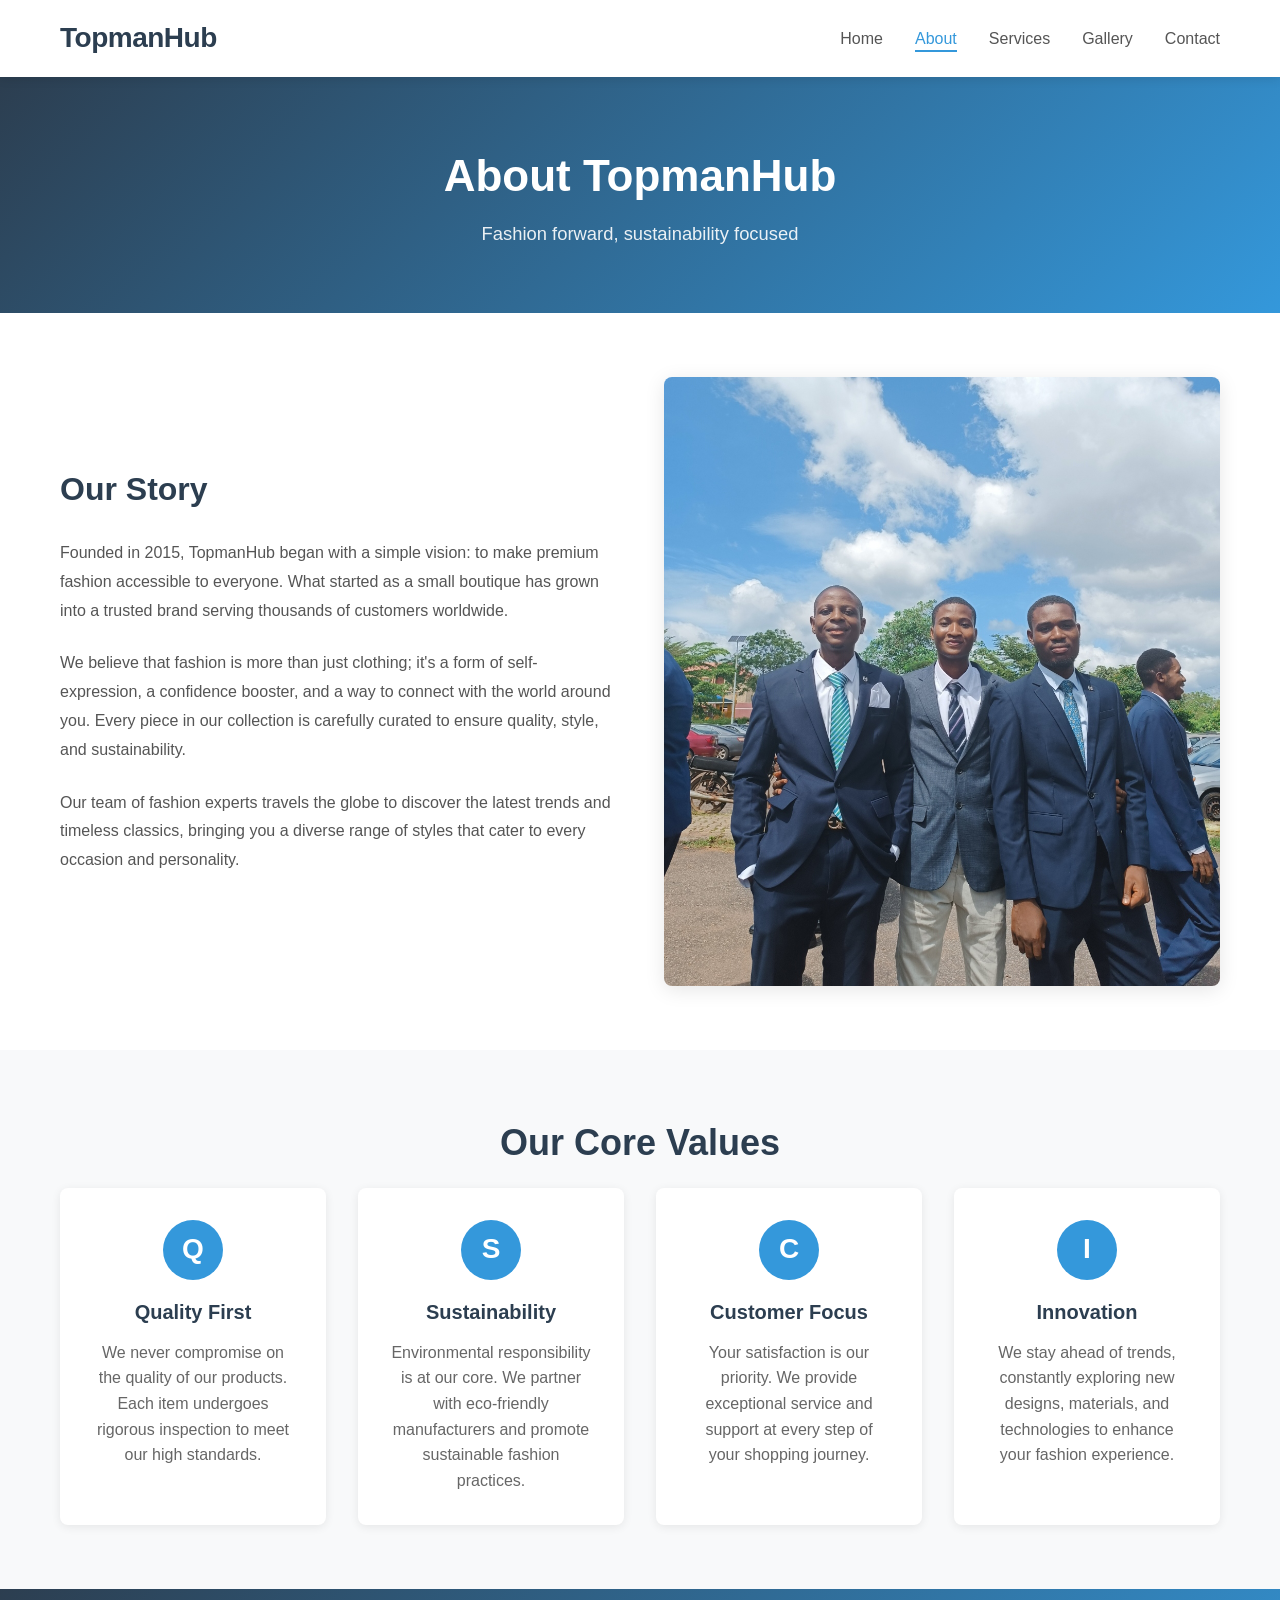
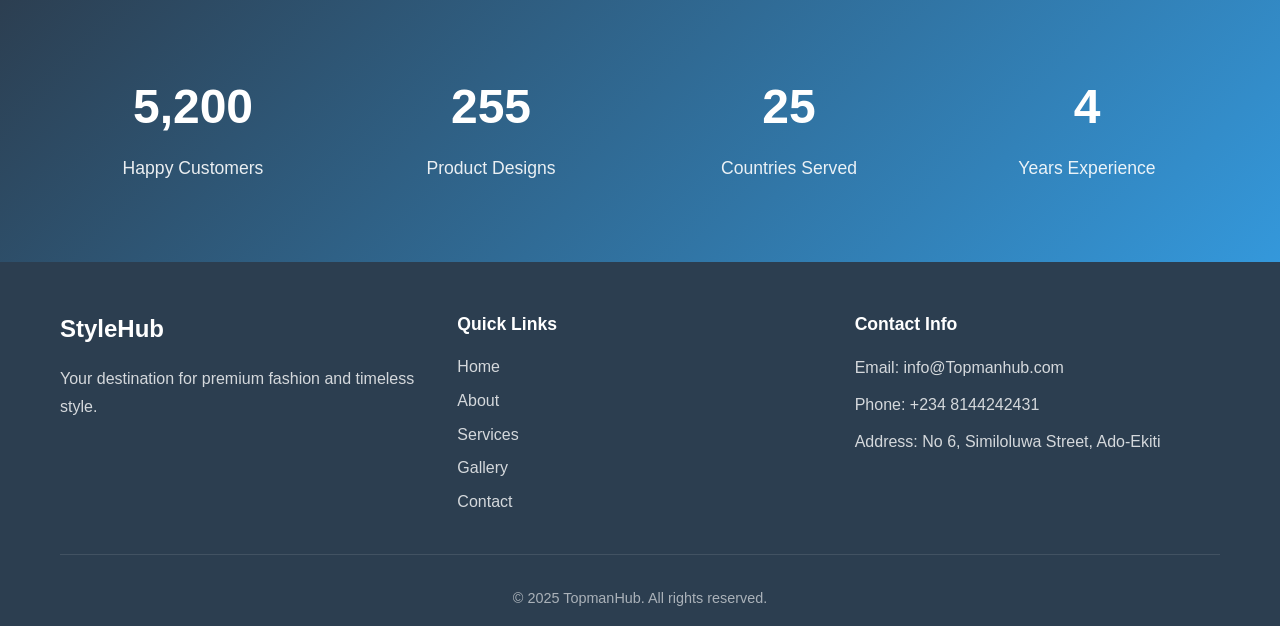
<file: about.html>
<!DOCTYPE html>
<html lang="en">
<head>
    <meta charset="UTF-8">
    <meta name="viewport" content="width=device-width, initial-scale=1.0">
    <meta name="description" content="Learn about StyleHub's mission and values">
    <title>TopmanHub - About Us</title>
    <link rel="stylesheet" href="css/styles.css">
</head>
<body>
    <header class="header">
        <div class="container">
            <nav class="navbar">
                <div class="logo">
                    <a href="home.html">TopmanHub</a>
                </div>
                <button class="nav-toggle" id="navToggle" aria-label="Toggle navigation">
                    <span></span>
                    <span></span>
                    <span></span>
                </button>
                <ul class="nav-menu" id="navMenu">
                    <li><a href="home.html">Home</a></li>
                    <li><a href="about.html" class="active">About</a></li>
                    <li><a href="services.html">Services</a></li>
                    <li><a href="gallery.html">Gallery</a></li>
                    <li><a href="contact.html">Contact</a></li>
                </ul>
            </nav>
        </div>
    </header>

    <main>
        <section class="page-hero">
            <div class="container">
                <h1>About TopmanHub</h1>
                <p>Fashion forward, sustainability focused</p>
            </div>
        </section>

        <section class="about-content">
            <div class="container">
                <div class="about-grid">
                    <div class="about-text">
                        <h2>Our Story</h2>
                        <p>Founded in 2015, TopmanHub began with a simple vision: to make premium fashion accessible to everyone. What started as a small boutique has grown into a trusted brand serving thousands of customers worldwide.</p>
                        <p>We believe that fashion is more than just clothing; it's a form of self-expression, a confidence booster, and a way to connect with the world around you. Every piece in our collection is carefully curated to ensure quality, style, and sustainability.</p>
                        <p>Our team of fashion experts travels the globe to discover the latest trends and timeless classics, bringing you a diverse range of styles that cater to every occasion and personality.</p>
                    </div>
                    <div class="about-image">
                        <img src="images/about-team.jpg" alt="TopmanHub Team">
                    </div>
                </div>
            </div>
        </section>

        <section class="values-section">
            <div class="container">
                <h2 class="section-title">Our Core Values</h2>

                <div class="values-grid">
                    <article class="value-card">
                        <div class="value-icon">Q</div>
                        <h3>Quality First</h3>
                        <p>We never compromise on the quality of our products. Each item undergoes rigorous inspection to meet our high standards.</p>
                    </article>

                    <article class="value-card">
                        <div class="value-icon">S</div>
                        <h3>Sustainability</h3>
                        <p>Environmental responsibility is at our core. We partner with eco-friendly manufacturers and promote sustainable fashion practices.</p>
                    </article>

                    <article class="value-card">
                        <div class="value-icon">C</div>
                        <h3>Customer Focus</h3>
                        <p>Your satisfaction is our priority. We provide exceptional service and support at every step of your shopping journey.</p>
                    </article>

                    <article class="value-card">
                        <div class="value-icon">I</div>
                        <h3>Innovation</h3>
                        <p>We stay ahead of trends, constantly exploring new designs, materials, and technologies to enhance your fashion experience.</p>
                    </article>
                </div>
            </div>
        </section>

        <section class="stats-section">
            <div class="container">
                <div class="stats-grid">
                    <div class="stat-item">
                        <h3 class="stat-number" data-target="10000">0</h3>
                        <p>Happy Customers</p>
                    </div>
                    <div class="stat-item">
                        <h3 class="stat-number" data-target="500">0</h3>
                        <p>Product Designs</p>
                    </div>
                    <div class="stat-item">
                        <h3 class="stat-number" data-target="50">0</h3>
                        <p>Countries Served</p>
                    </div>
                    <div class="stat-item">
                        <h3 class="stat-number" data-target="10">0</h3>
                        <p>Years Experience</p>
                    </div>
                </div>
            </div>
        </section>
    </main>

    <footer class="footer">
        <div class="container">
            <div class="footer-content">
                <div class="footer-section">
                    <h3>StyleHub</h3>
                    <p>Your destination for premium fashion and timeless style.</p>
                </div>
                <div class="footer-section">
                    <h4>Quick Links</h4>
                    <ul>
                        <li><a href="home.html">Home</a></li>
                        <li><a href="about.html">About</a></li>
                        <li><a href="services.html">Services</a></li>
                        <li><a href="gallery.html">Gallery</a></li>
                        <li><a href="contact.html">Contact</a></li>
                    </ul>
                </div>
                <div class="footer-section">
                    <h4>Contact Info</h4>
                    <p>Email: info@Topmanhub.com</p>
                    <p>Phone: +234 8144242431</p>
                    <p>Address: No 6, Similoluwa Street, Ado-Ekiti</p>
                </div>
            </div>
            <div class="footer-bottom">
                <p>&copy; 2025 TopmanHub. All rights reserved.</p>
            </div>
        </div>
    </footer>

    <script src="js/main.js"></script>
</body>
</html>
</file>
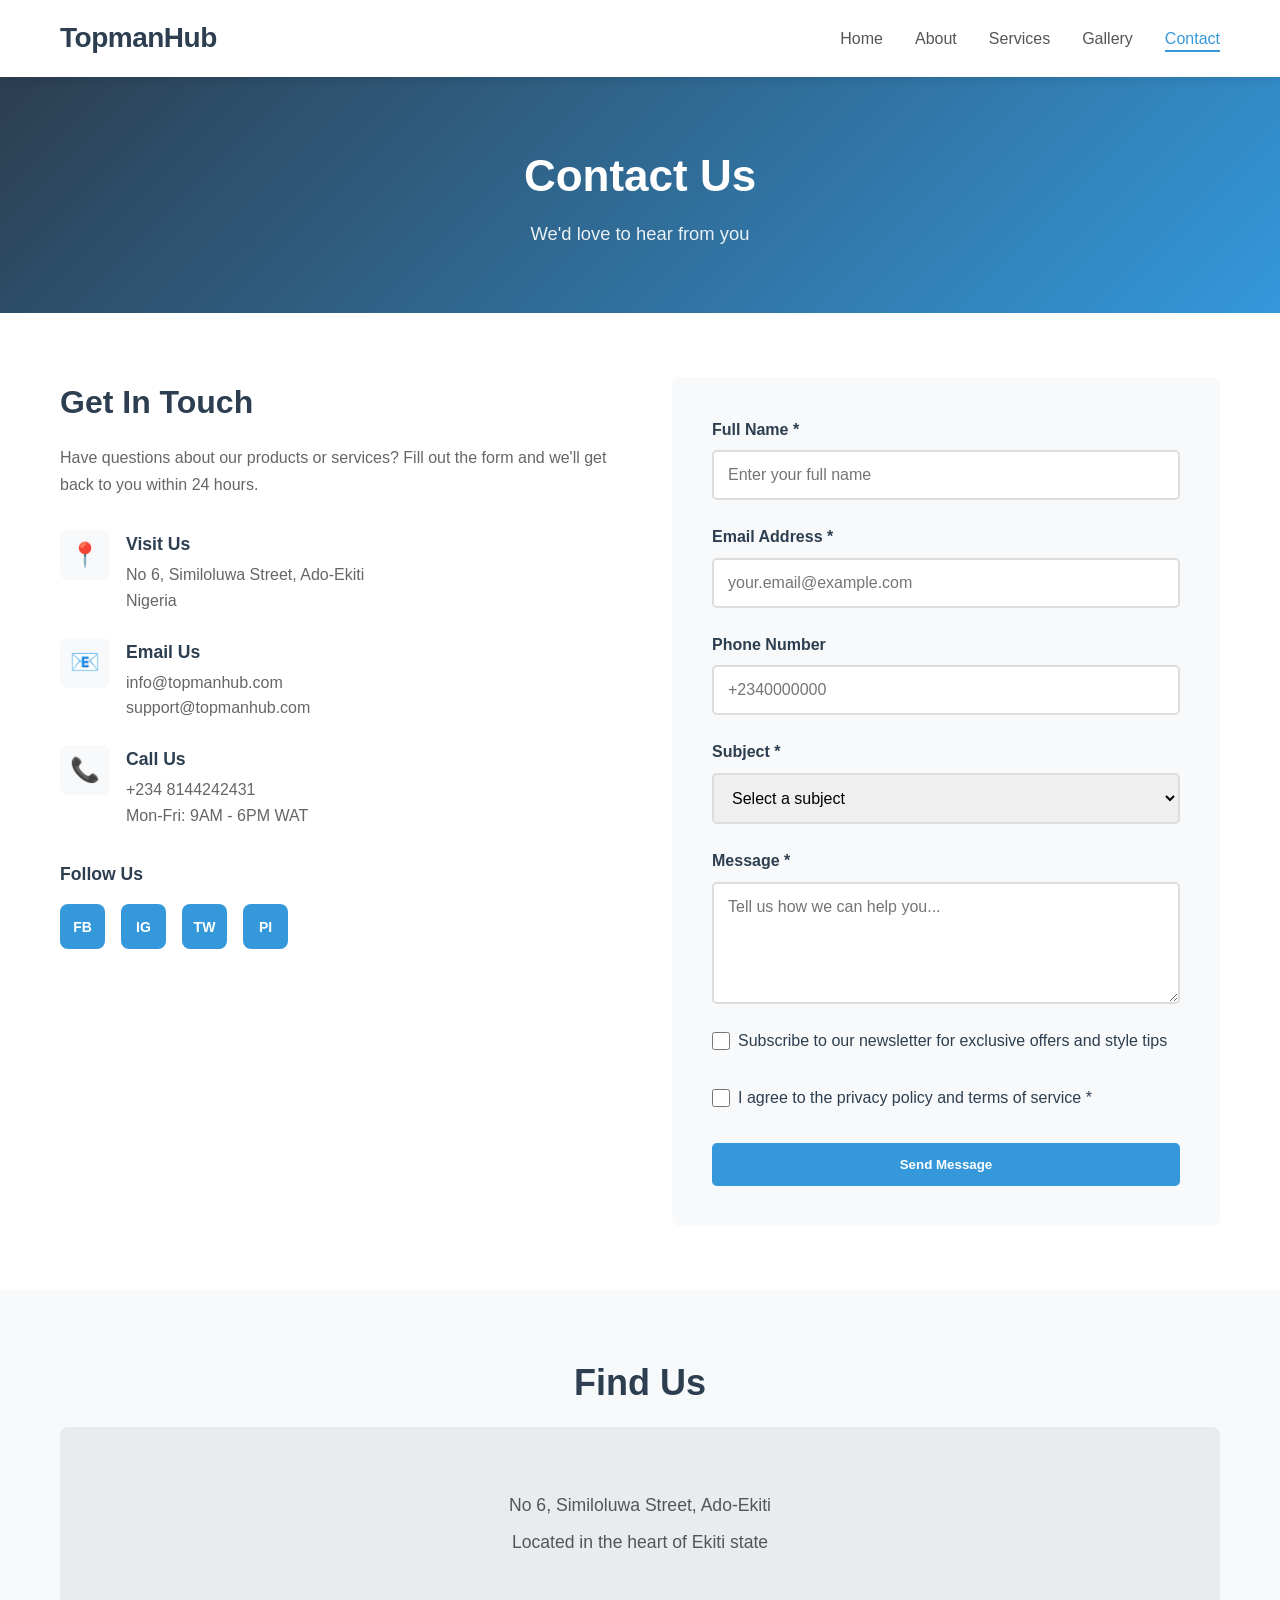
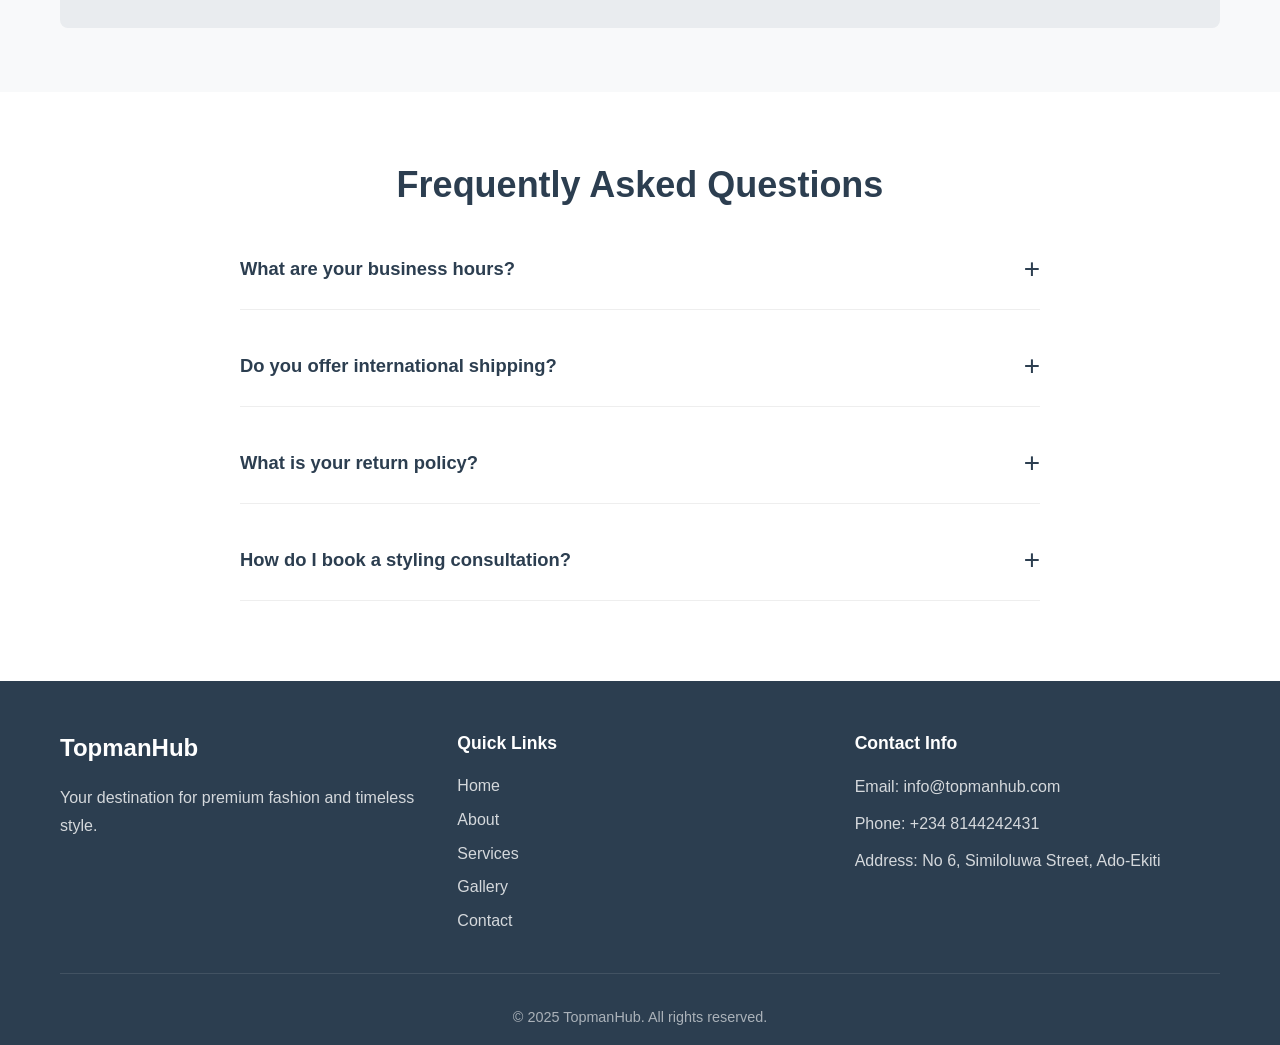
<file: contact.html>
<!DOCTYPE html>
<html lang="en">
<head>
    <meta charset="UTF-8">
    <meta name="viewport" content="width=device-width, initial-scale=1.0">
    <meta name="description" content="Get in touch with TopmanHub - We're here to help">
    <title>TopmanHub - Contact Us</title>
    <link rel="stylesheet" href="css/styles.css">
</head>
<body>
    <header class="header">
        <div class="container">
            <nav class="navbar">
                <div class="logo">
                    <a href="home.html">TopmanHub</a>
                </div>
                <button class="nav-toggle" id="navToggle" aria-label="Toggle navigation">
                    <span></span>
                    <span></span>
                    <span></span>
                </button>
                <ul class="nav-menu" id="navMenu">
                    <li><a href="home.html">Home</a></li>
                    <li><a href="about.html">About</a></li>
                    <li><a href="services.html">Services</a></li>
                    <li><a href="gallery.html">Gallery</a></li>
                    <li><a href="contact.html" class="active">Contact</a></li>
                </ul>
            </nav>
        </div>
    </header>

    <main>
        <section class="page-hero">
            <div class="container">
                <h1>Contact Us</h1>
                <p>We'd love to hear from you</p>
            </div>
        </section>

        <section class="contact-section">
            <div class="container">
                <div class="contact-grid">
                    <div class="contact-info">
                        <h2>Get In Touch</h2>
                        <p>Have questions about our products or services? Fill out the form and we'll get back to you within 24 hours.</p>

                        <div class="contact-details">
                            <div class="contact-item">
                                <div class="contact-icon">📍</div>
                                <div>
                                    <h3>Visit Us</h3>
                                    <p>No 6, Similoluwa Street, Ado-Ekiti<br>Nigeria</p>
                                </div>
                            </div>

                            <div class="contact-item">
                                <div class="contact-icon">📧</div>
                                <div>
                                    <h3>Email Us</h3>
                                    <p>info@topmanhub.com<br>support@topmanhub.com</p>
                                </div>
                            </div>

                            <div class="contact-item">
                                <div class="contact-icon">📞</div>
                                <div>
                                    <h3>Call Us</h3>
                                    <p>+234 8144242431<br>Mon-Fri: 9AM - 6PM WAT</p>
                                </div>
                            </div>
                        </div>

                        <div class="social-links">
                            <h3>Follow Us</h3>
                            <div class="social-icons">
                                <a href="#" aria-label="Facebook">FB</a>
                                <a href="#" aria-label="Instagram">IG</a>
                                <a href="#" aria-label="Twitter">TW</a>
                                <a href="#" aria-label="Pinterest">PI</a>
                            </div>
                        </div>
                    </div>

                    <div class="contact-form-wrapper">
                        <form class="contact-form" id="contactForm" novalidate>
                            <div class="form-group">
                                <label for="name">Full Name *</label>
                                <input
                                    type="text"
                                    id="name"
                                    name="name"
                                    required
                                    placeholder="Enter your full name"
                                >
                                <span class="error-message" id="nameError"></span>
                            </div>

                            <div class="form-group">
                                <label for="email">Email Address *</label>
                                <input
                                    type="email"
                                    id="email"
                                    name="email"
                                    required
                                    placeholder="your.email@example.com"
                                >
                                <span class="error-message" id="emailError"></span>
                            </div>

                            <div class="form-group">
                                <label for="phone">Phone Number</label>
                                <input
                                    type="tel"
                                    id="phone"
                                    name="phone"
                                    placeholder="+2340000000"
                                >
                                <span class="error-message" id="phoneError"></span>
                            </div>

                            <div class="form-group">
                                <label for="subject">Subject *</label>
                                <select id="subject" name="subject" required>
                                    <option value="">Select a subject</option>
                                    <option value="general">General Inquiry</option>
                                    <option value="styling">Styling Services</option>
                                    <option value="orders">Order Information</option>
                                    <option value="feedback">Feedback</option>
                                    <option value="other">Other</option>
                                </select>
                                <span class="error-message" id="subjectError"></span>
                            </div>

                            <div class="form-group">
                                <label for="message">Message *</label>
                                <textarea
                                    id="message"
                                    name="message"
                                    rows="5"
                                    required
                                    placeholder="Tell us how we can help you..."
                                ></textarea>
                                <span class="error-message" id="messageError"></span>
                            </div>

                            <div class="form-group checkbox-group">
                                <label>
                                    <input
                                        type="checkbox"
                                        id="newsletter"
                                        name="newsletter"
                                    >
                                    <span>Subscribe to our newsletter for exclusive offers and style tips</span>
                                </label>
                            </div>

                            <div class="form-group checkbox-group">
                                <label>
                                    <input
                                        type="checkbox"
                                        id="terms"
                                        name="terms"
                                        required
                                    >
                                    <span>I agree to the privacy policy and terms of service *</span>
                                </label>
                                <span class="error-message" id="termsError"></span>
                            </div>

                            <button type="submit" class="btn btn-primary">Send Message</button>

                            <div class="form-success" id="formSuccess">
                                <p>Thank you for your message! We'll get back to you soon.</p>
                            </div>
                        </form>
                    </div>
                </div>
            </div>
        </section>

        <section class="map-section">
            <div class="container">
                <h2 class="section-title">Find Us</h2>
                <div class="map-placeholder">
                    <p>No 6, Similoluwa Street, Ado-Ekiti</p>
                    <p>Located in the heart of Ekiti state</p>
                </div>
            </div>
        </section>

        <section class="faq-section">
            <div class="container">
                <h2 class="section-title">Frequently Asked Questions</h2>

                <div class="faq-list">
                    <div class="faq-item">
                        <button class="faq-question">
                            <span>What are your business hours?</span>
                            <span class="faq-icon">+</span>
                        </button>
                        <div class="faq-answer">
                            <p>We're open Monday through Friday from 9:00 AM to 6:00 PM EST. Our showroom is open by appointment on weekends.</p>
                        </div>
                    </div>

                    <div class="faq-item">
                        <button class="faq-question">
                            <span>Do you offer international shipping?</span>
                            <span class="faq-icon">+</span>
                        </button>
                        <div class="faq-answer">
                            <p>Yes, we ship to over 50 countries worldwide. Shipping costs and delivery times vary by location.</p>
                        </div>
                    </div>

                    <div class="faq-item">
                        <button class="faq-question">
                            <span>What is your return policy?</span>
                            <span class="faq-icon">+</span>
                        </button>
                        <div class="faq-answer">
                            <p>We offer a 30-day return policy for unworn items with original tags. Custom-made items are final sale.</p>
                        </div>
                    </div>

                    <div class="faq-item">
                        <button class="faq-question">
                            <span>How do I book a styling consultation?</span>
                            <span class="faq-icon">+</span>
                        </button>
                        <div class="faq-answer">
                            <p>You can book a consultation by filling out the contact form above or calling us directly. We'll schedule a time that works best for you.</p>
                        </div>
                    </div>
                </div>
            </div>
        </section>
    </main>

    <footer class="footer">
        <div class="container">
            <div class="footer-content">
                <div class="footer-section">
                    <h3>TopmanHub</h3>
                    <p>Your destination for premium fashion and timeless style.</p>
                </div>
                <div class="footer-section">
                    <h4>Quick Links</h4>
                    <ul>
                        <li><a href="home.html">Home</a></li>
                        <li><a href="about.html">About</a></li>
                        <li><a href="services.html">Services</a></li>
                        <li><a href="gallery.html">Gallery</a></li>
                        <li><a href="contact.html">Contact</a></li>
                    </ul>
                </div>
                <div class="footer-section">
                    <h4>Contact Info</h4>
                    <p>Email: info@topmanhub.com</p>
                    <p>Phone: +234 8144242431</p>
                    <p>Address: No 6, Similoluwa Street, Ado-Ekiti</p>
                </div>
            </div>
            <div class="footer-bottom">
                <p>&copy; 2025 TopmanHub. All rights reserved.</p>
            </div>
        </div>
    </footer>

    <script src="js/main.js"></script>
</body>
</html>
</file>
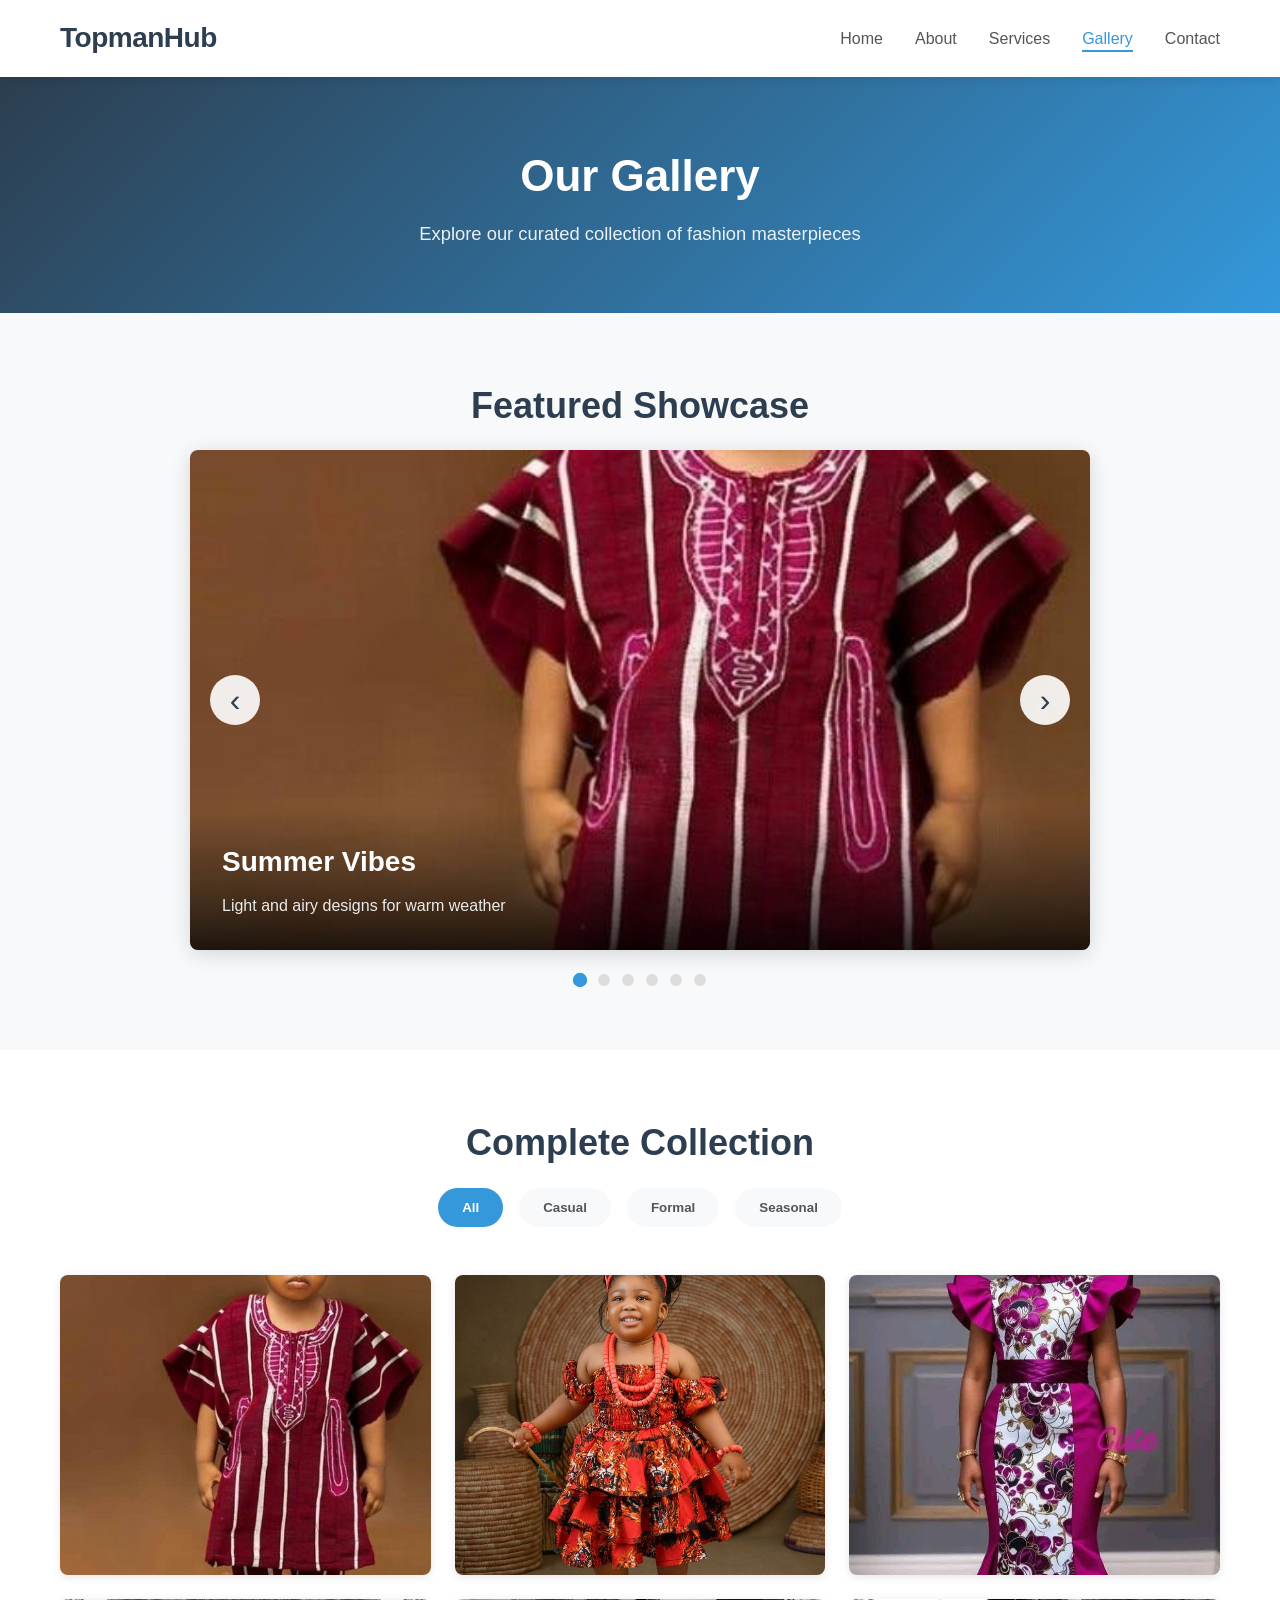
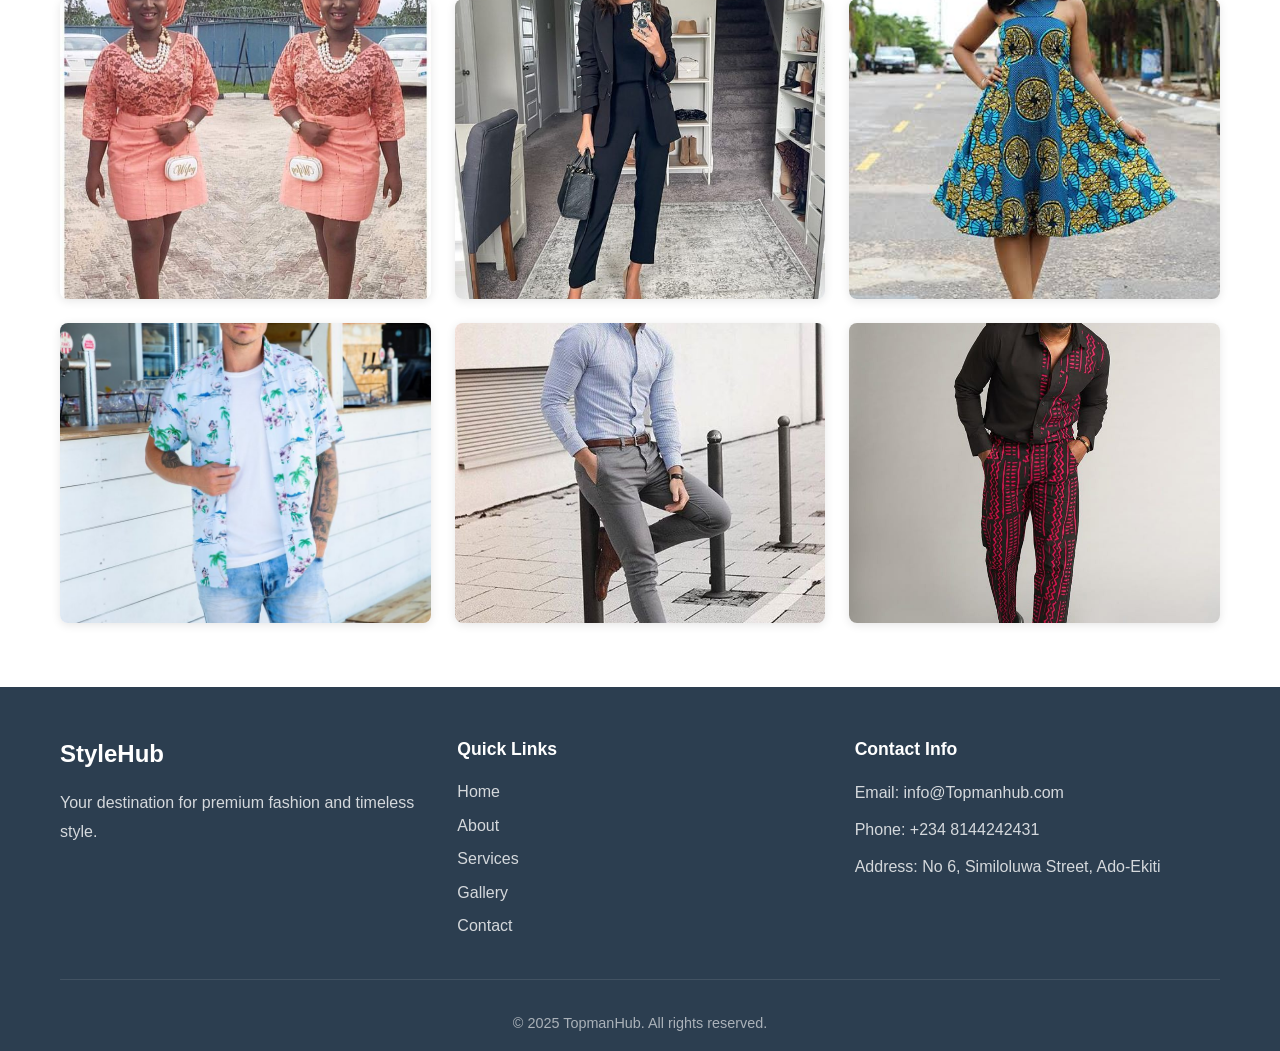
<file: gallery.html>
<!DOCTYPE html>
<html lang="en">
<head>
    <meta charset="UTF-8">
    <meta name="viewport" content="width=device-width, initial-scale=1.0">
    <meta name="description" content="Browse our stunning collection of fashion designs">
    <title>TopmanHub - Gallery</title>
    <link rel="stylesheet" href="css/styles.css">
</head>
<body>
    <header class="header">
        <div class="container">
            <nav class="navbar">
                <div class="logo">
                    <a href="home.html">TopmanHub</a>
                </div>
                <button class="nav-toggle" id="navToggle" aria-label="Toggle navigation">
                    <span></span>
                    <span></span>
                    <span></span>
                </button>
                <ul class="nav-menu" id="navMenu">
                    <li><a href="home.html">Home</a></li>
                    <li><a href="about.html">About</a></li>
                    <li><a href="services.html">Services</a></li>
                    <li><a href="gallery.html" class="active">Gallery</a></li>
                    <li><a href="contact.html">Contact</a></li>
                </ul>
            </nav>
        </div>
    </header>

    <main>
        <section class="page-hero">
            <div class="container">
                <h1>Our Gallery</h1>
                <p>Explore our curated collection of fashion masterpieces</p>
            </div>
        </section>

        <section class="slider-section">
            <div class="container">
                <h2 class="section-title">Featured Showcase</h2>

                <div class="slider-container">
                    <button class="slider-btn slider-btn-prev" id="prevBtn" aria-label="Previous slide">
                        &#8249;
                    </button>

                    <div class="slider-wrapper">
                        <div class="slider-track" id="sliderTrack">
                            <div class="slider-slide active">
                                <img src="images/gallary-1.jpg" alt="Summer Collection">
                                <div class="slide-caption">
                                    <h3>Summer Vibes</h3>
                                    <p>Light and airy designs for warm weather</p>
                                </div>
                            </div>

                            <div class="slider-slide">
                                <img src="images/gallery-2.jpg" alt="Formal Elegance">
                                <div class="slide-caption">
                                    <h3>Formal Elegance</h3>
                                    <p>Sophisticated styles for special occasions</p>
                                </div>
                            </div>

                            <div class="slider-slide">
                                <img src="images/gallery-3.jpg" alt="Casual Comfort">
                                <div class="slide-caption">
                                    <h3>Casual Comfort</h3>
                                    <p>Everyday wear that doesn't compromise on style</p>
                                </div>
                            </div>

                            <div class="slider-slide">
                                <img src="images/gallery-4.jpg" alt="Urban Street">
                                <div class="slide-caption">
                                    <h3>Urban Street</h3>
                                    <p>Contemporary designs for the modern trendsetter</p>
                                </div>
                            </div>

                            <div class="slider-slide">
                                <img src="images/gallery-5.jpg" alt="Winter Warmth">
                                <div class="slide-caption">
                                    <h3>Winter Warmth</h3>
                                    <p>Cozy and stylish cold-weather essentials</p>
                                </div>
                            </div>

                            <div class="slider-slide">
                                <img src="images/gallery-6.jpeg" alt="Classic Timeless">
                                <div class="slide-caption">
                                    <h3>Classic Timeless</h3>
                                    <p>Enduring styles that never go out of fashion</p>
                                </div>
                            </div>
                        </div>
                    </div>

                    <button class="slider-btn slider-btn-next" id="nextBtn" aria-label="Next slide">
                        &#8250;
                    </button>
                </div>

                <div class="slider-indicators" id="sliderIndicators"></div>
            </div>
        </section>

        <section class="gallery-grid-section">
            <div class="container">
                <h2 class="section-title">Complete Collection</h2>

                <div class="filter-buttons">
                    <button class="filter-btn active" data-filter="all">All</button>
                    <button class="filter-btn" data-filter="casual">Casual</button>
                    <button class="filter-btn" data-filter="formal">Formal</button>
                    <button class="filter-btn" data-filter="seasonal">Seasonal</button>
                </div>

                <div class="gallery-grid">
                    <div class="gallery-item" data-category="formal">
                        <img src="images/gallary-1.jpg" alt="formal Style 1">
                        <div class="gallery-overlay">
                            <h3>Summer Collection</h3>
                            <p>Casual</p>
                        </div>
                    </div>

                    <div class="gallery-item" data-category="formal">
                        <img src="images/gallery-2.jpg" alt="Formal Style 1">
                        <div class="gallery-overlay">
                            <h3>Evening Wear</h3>
                            <p>Formal</p>
                        </div>
                    </div>

                    <div class="gallery-item" data-category="casual">
                        <img src="images/gallery-3.jpg" alt="Casual Style 2">
                        <div class="gallery-overlay">
                            <h3>Everyday Comfort</h3>
                            <p>Casual</p>
                        </div>
                    </div>

                    <div class="gallery-item" data-category="casual">
                        <img src="images/gallery-4.jpg" alt="Urban Style">
                        <div class="gallery-overlay">
                            <h3>Urban Collection</h3>
                            <p>Casual</p>
                        </div>
                    </div>

                    <div class="gallery-item" data-category="seasonal">
                        <img src="images/gallery-5.jpg" alt="Winter Collection">
                        <div class="gallery-overlay">
                            <h3>Winter Essentials</h3>
                            <p>Seasonal</p>
                        </div>
                    </div>

                    <div class="gallery-item" data-category="formal">
                        <img src="images/gallery-6.jpeg" alt="Classic Formal">
                        <div class="gallery-overlay">
                            <h3>Timeless Elegance</h3>
                            <p>Formal</p>
                        </div>
                    </div>

                    <div class="gallery-item" data-category="casual">
                        <img src="images/product-1.jpg" alt="Casual Style 3">
                        <div class="gallery-overlay">
                            <h3>Beach Wear</h3>
                            <p>Casual</p>
                        </div>
                    </div>

                    <div class="gallery-item" data-category="formal">
                        <img src="images/product-2.jpg" alt="Professional Wear">
                        <div class="gallery-overlay">
                            <h3>Business Attire</h3>
                            <p>Formal</p>
                        </div>
                    </div>

                    <div class="gallery-item" data-category="casual">
                        <img src="images/product-3.jpg" alt="Street Style">
                        <div class="gallery-overlay">
                            <h3>Street Fashion</h3>
                            <p>Casual</p>
                        </div>
                    </div>
                </div>
            </div>
        </section>
    </main>

    <footer class="footer">
        <div class="container">
            <div class="footer-content">
                <div class="footer-section">
                    <h3>StyleHub</h3>
                    <p>Your destination for premium fashion and timeless style.</p>
                </div>
                <div class="footer-section">
                    <h4>Quick Links</h4>
                    <ul>
                        <li><a href="home.html">Home</a></li>
                        <li><a href="about.html">About</a></li>
                        <li><a href="services.html">Services</a></li>
                        <li><a href="gallery.html">Gallery</a></li>
                        <li><a href="contact.html">Contact</a></li>
                    </ul>
                </div>
                <div class="footer-section">
                    <h4>Contact Info</h4>
                    <p>Email: info@Topmanhub.com</p>
                    <p>Phone: +234 8144242431</p>
                    <p>Address: No 6, Similoluwa Street, Ado-Ekiti</p>
                </div>
            </div>
            <div class="footer-bottom">
                <p>&copy; 2025 TopmanHub. All rights reserved.</p>
            </div>
        </div>
    </footer>

    <script src="js/main.js"></script>
</body>
</html>
</file>
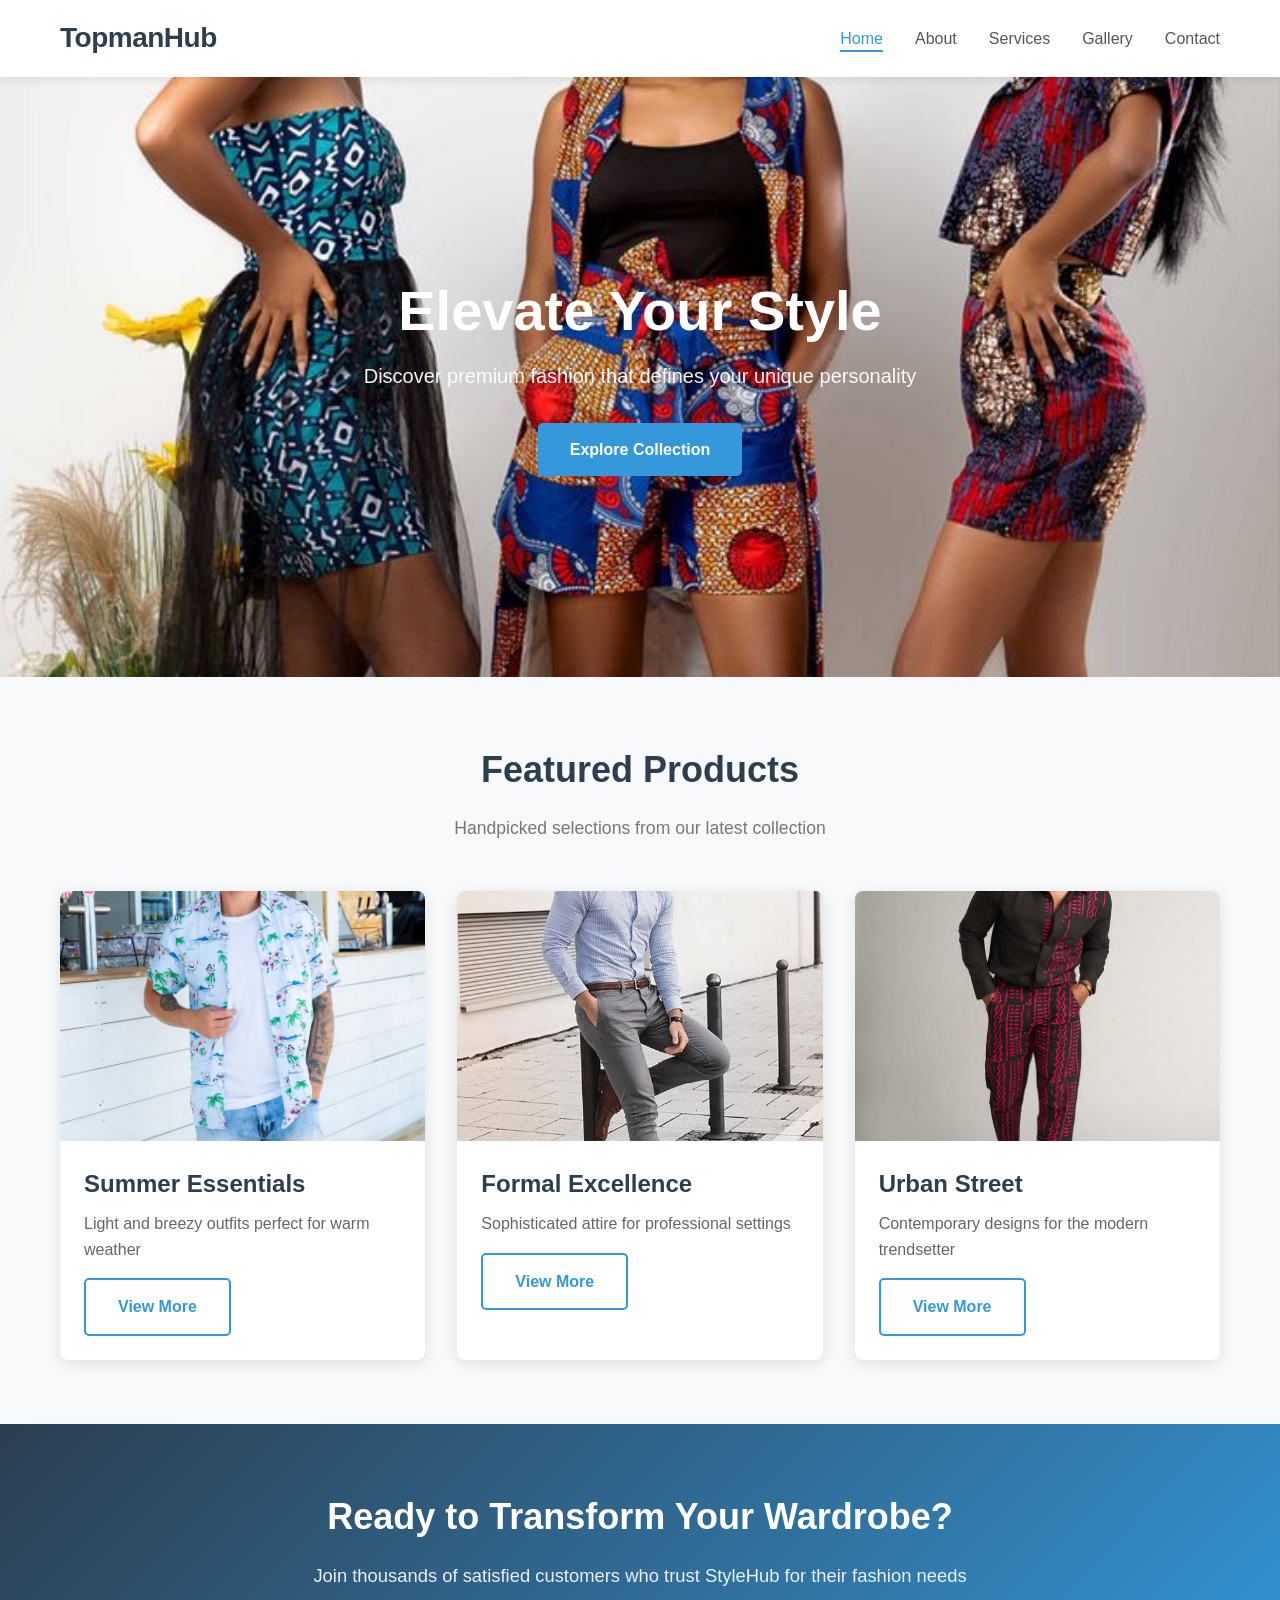
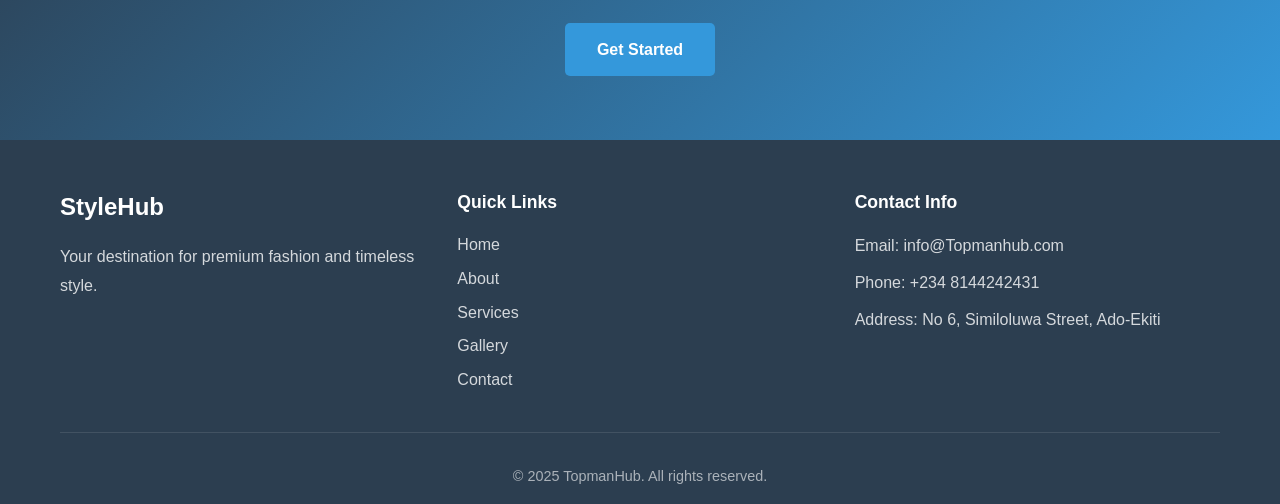
<file: home.html>
<!DOCTYPE html>
<html lang="en">
<head>
    <meta charset="UTF-8">
    <meta name="viewport" content="width=device-width, initial-scale=1.0">
    <meta name="description" content="Premium fashion and apparel for modern lifestyles">
    <title>TopmanHub - Home</title>
    <link rel="stylesheet" href="css/styles.css">
</head>
<body>
    <header class="header">
        <div class="container">
            <nav class="navbar">
                <div class="logo">
                    <a href="home.html">TopmanHub</a>
                </div>
                <button class="nav-toggle" id="navToggle" aria-label="Toggle navigation">
                    <span></span>
                    <span></span>
                    <span></span>
                </button>
                <ul class="nav-menu" id="navMenu">
                    <li><a href="home.html" class="active">Home</a></li>
                    <li><a href="about.html">About</a></li>
                    <li><a href="services.html">Services</a></li>
                    <li><a href="gallery.html">Gallery</a></li>
                    <li><a href="contact.html">Contact</a></li>
                </ul>
            </nav>
        </div>
    </header>

    <main>
        <section class="hero">
            <div class="hero-content">
                <h1 class="hero-title">Elevate Your Style</h1>
                <p class="hero-subtitle">Discover premium fashion that defines your unique personality</p>
                <a href="gallery.html" class="btn btn-primary">Explore Collection</a>
            </div>
        </section>

        <section class="featured-products">
            <div class="container">
                <h2 class="section-title">Featured Products</h2>
                <p class="section-subtitle">Handpicked selections from our latest collection</p>

                <div class="products-grid">
                    <article class="product-card">
                        <div class="product-image">
                            <img src="images/product-1.jpg" alt="Casual Summer Collection">
                        </div>
                        <div class="product-info">
                            <h3>Summer Essentials</h3>
                            <p>Light and breezy outfits perfect for warm weather</p>
                            <a href="gallery.html" class="btn btn-secondary">View More</a>
                        </div>
                    </article>

                    <article class="product-card">
                        <div class="product-image">
                            <img src="images/product-2.jpg" alt="Formal Wear Collection">
                        </div>
                        <div class="product-info">
                            <h3>Formal Excellence</h3>
                            <p>Sophisticated attire for professional settings</p>
                            <a href="gallery.html" class="btn btn-secondary">View More</a>
                        </div>
                    </article>

                    <article class="product-card">
                        <div class="product-image">
                            <img src="images/product-3.jpg" alt="Urban Street Style">
                        </div>
                        <div class="product-info">
                            <h3>Urban Street</h3>
                            <p>Contemporary designs for the modern trendsetter</p>
                            <a href="gallery.html" class="btn btn-secondary">View More</a>
                        </div>
                    </article>
                </div>
            </div>
        </section>

        <section class="cta-section">
            <div class="container">
                <div class="cta-content">
                    <h2>Ready to Transform Your Wardrobe?</h2>
                    <p>Join thousands of satisfied customers who trust StyleHub for their fashion needs</p>
                    <a href="contact.html" class="btn btn-primary">Get Started</a>
                </div>
            </div>
        </section>
    </main>

    <footer class="footer">
        <div class="container">
            <div class="footer-content">
                <div class="footer-section">
                    <h3>StyleHub</h3>
                    <p>Your destination for premium fashion and timeless style.</p>
                </div>
                <div class="footer-section">
                    <h4>Quick Links</h4>
                    <ul>
                        <li><a href="home.html">Home</a></li>
                        <li><a href="about.html">About</a></li>
                        <li><a href="services.html">Services</a></li>
                        <li><a href="gallery.html">Gallery</a></li>
                        <li><a href="contact.html">Contact</a></li>
                    </ul>
                </div>
                <div class="footer-section">
                    <h4>Contact Info</h4>
                    <p>Email: info@Topmanhub.com</p>
                    <p>Phone: +234 8144242431</p>
                    <p>Address: No 6, Similoluwa Street, Ado-Ekiti</p>
                </div>
            </div>
            <div class="footer-bottom">
                <p>&copy; 2025 TopmanHub. All rights reserved.</p>
            </div>
        </div>
    </footer>

    <script src="js/main.js"></script>
</body>
</html>
</file>
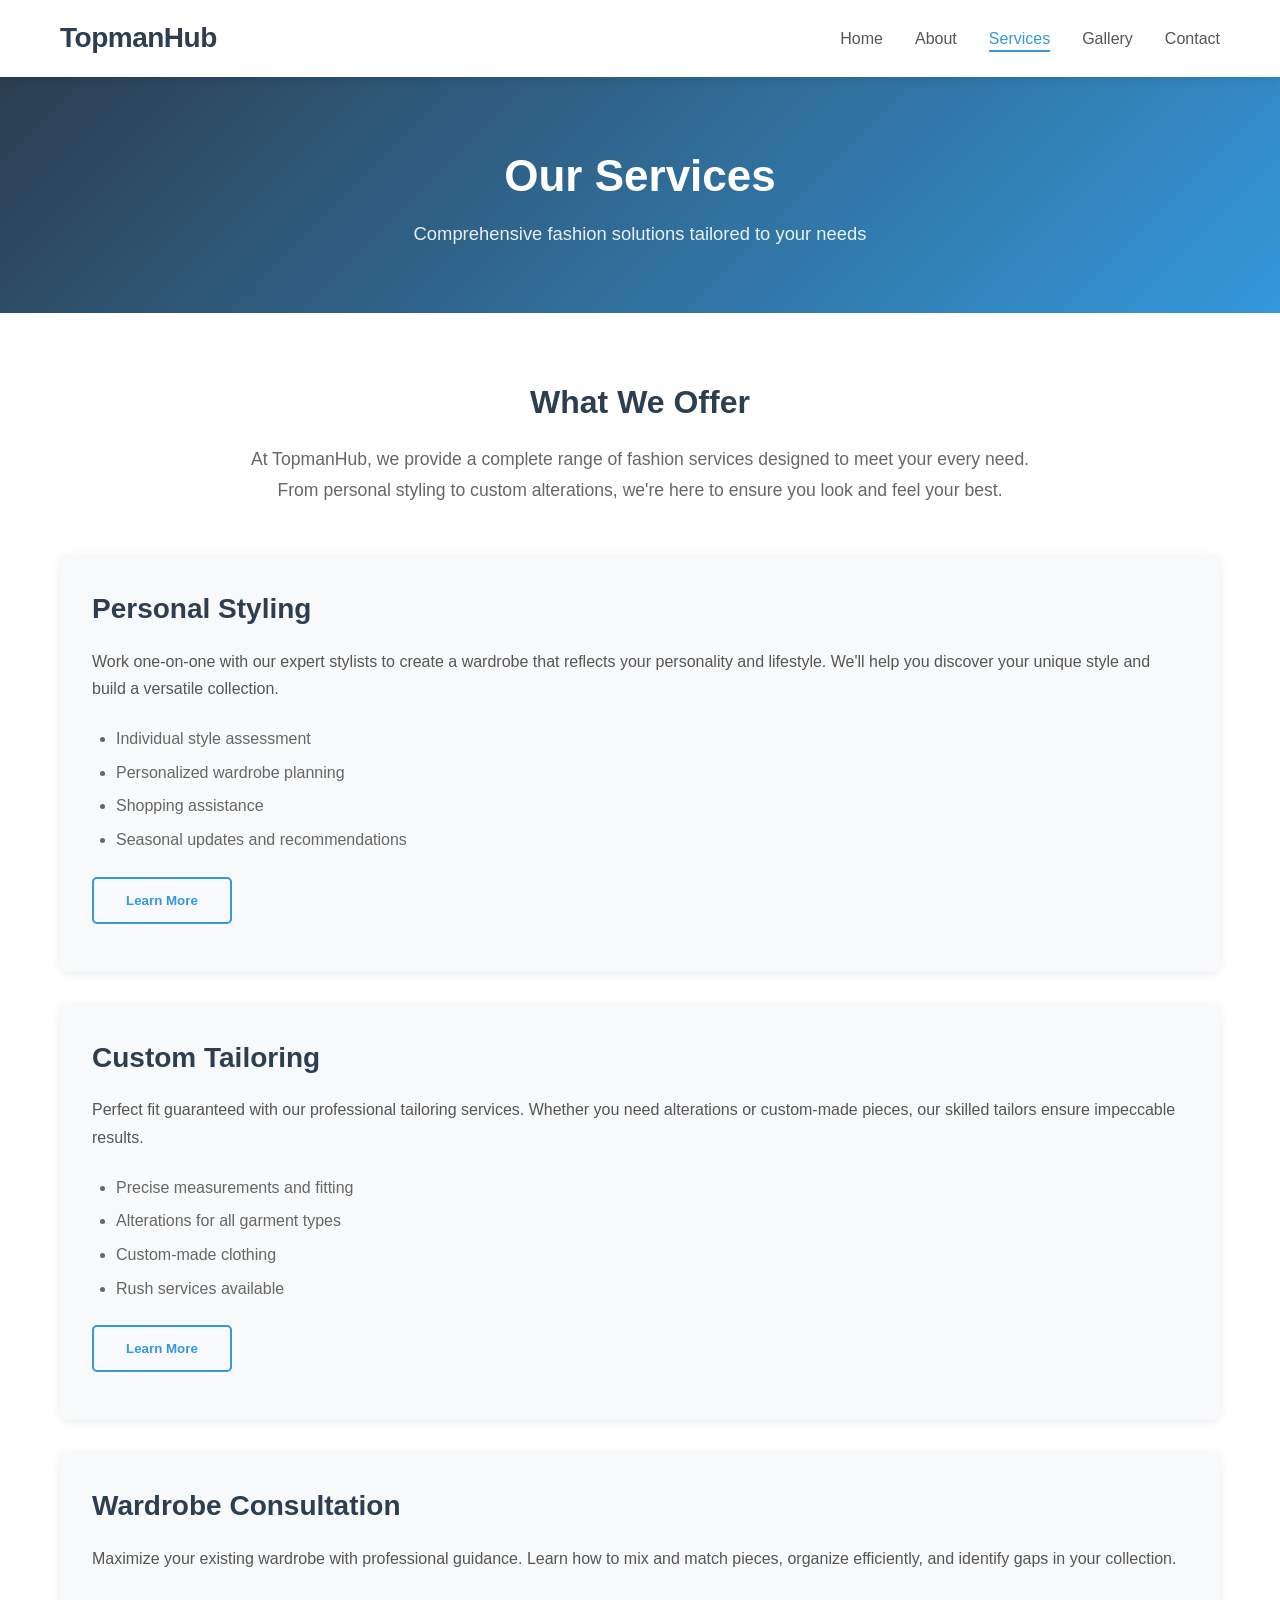
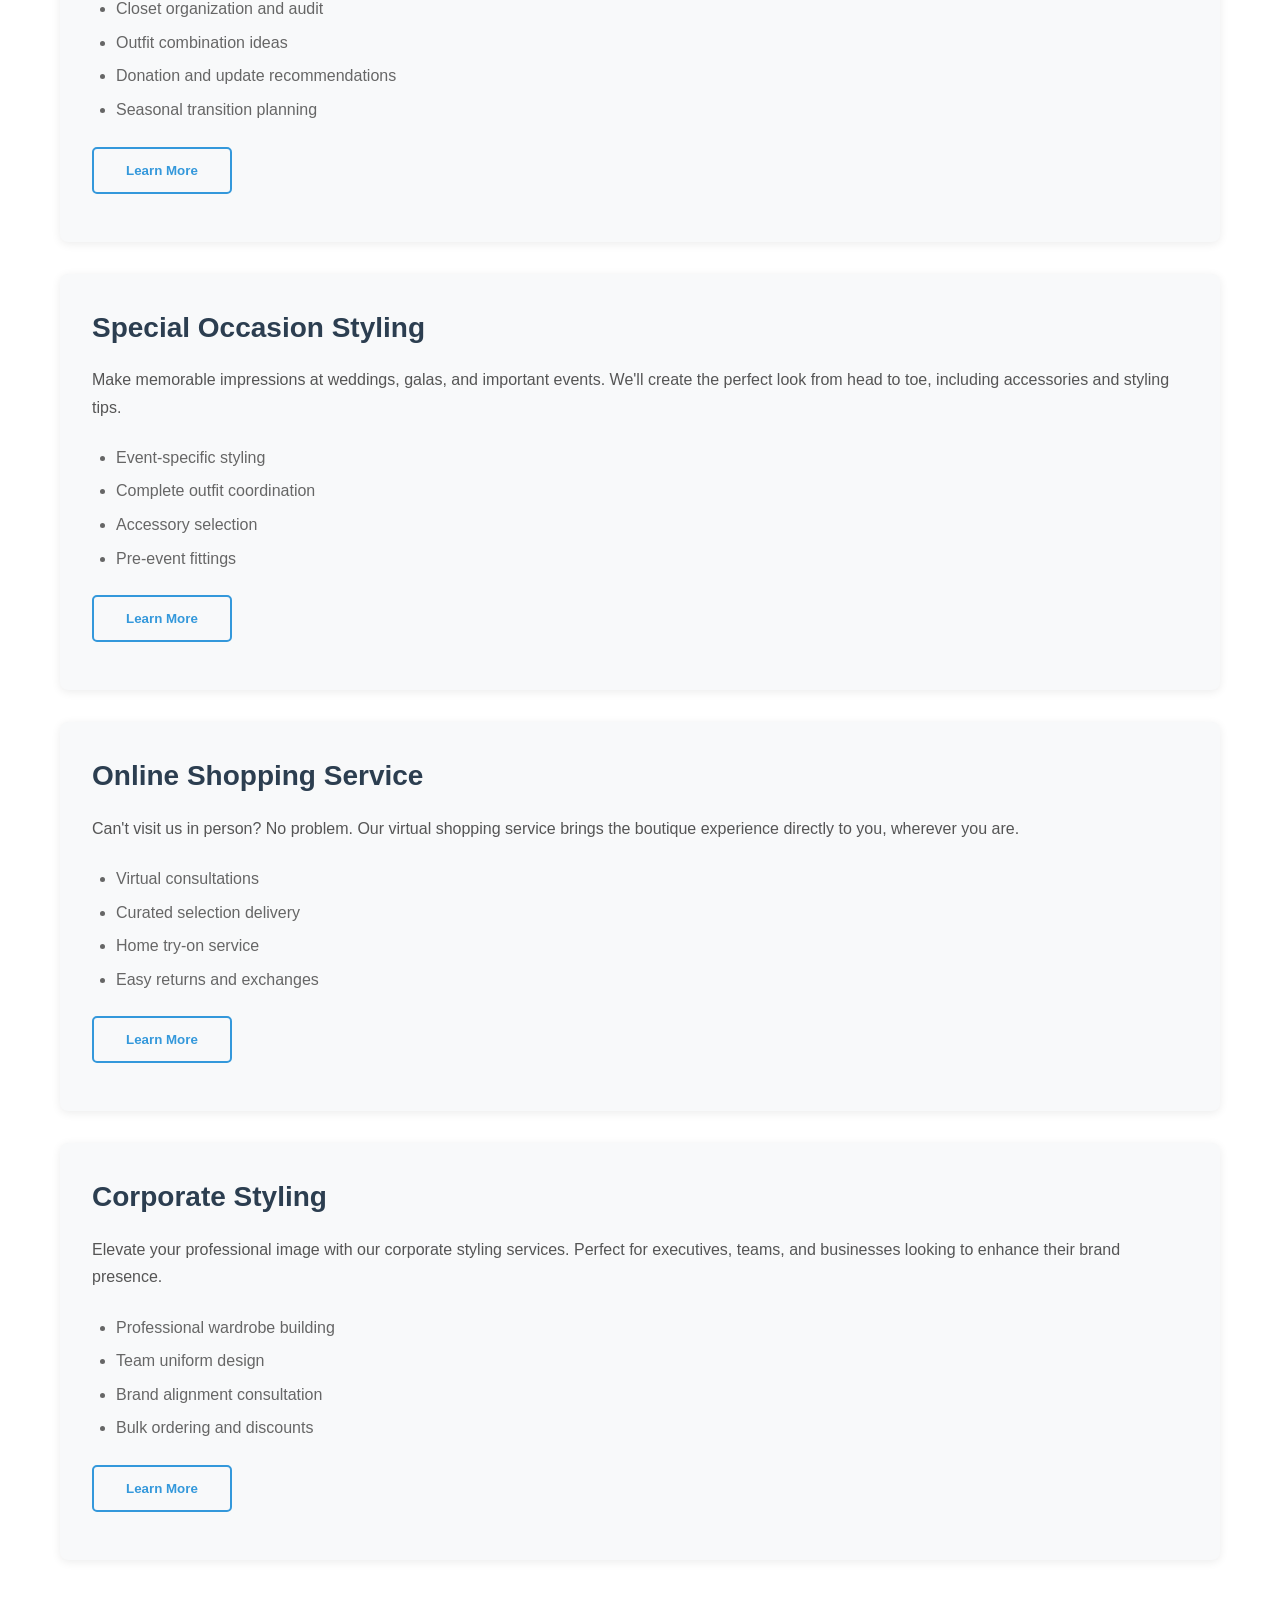
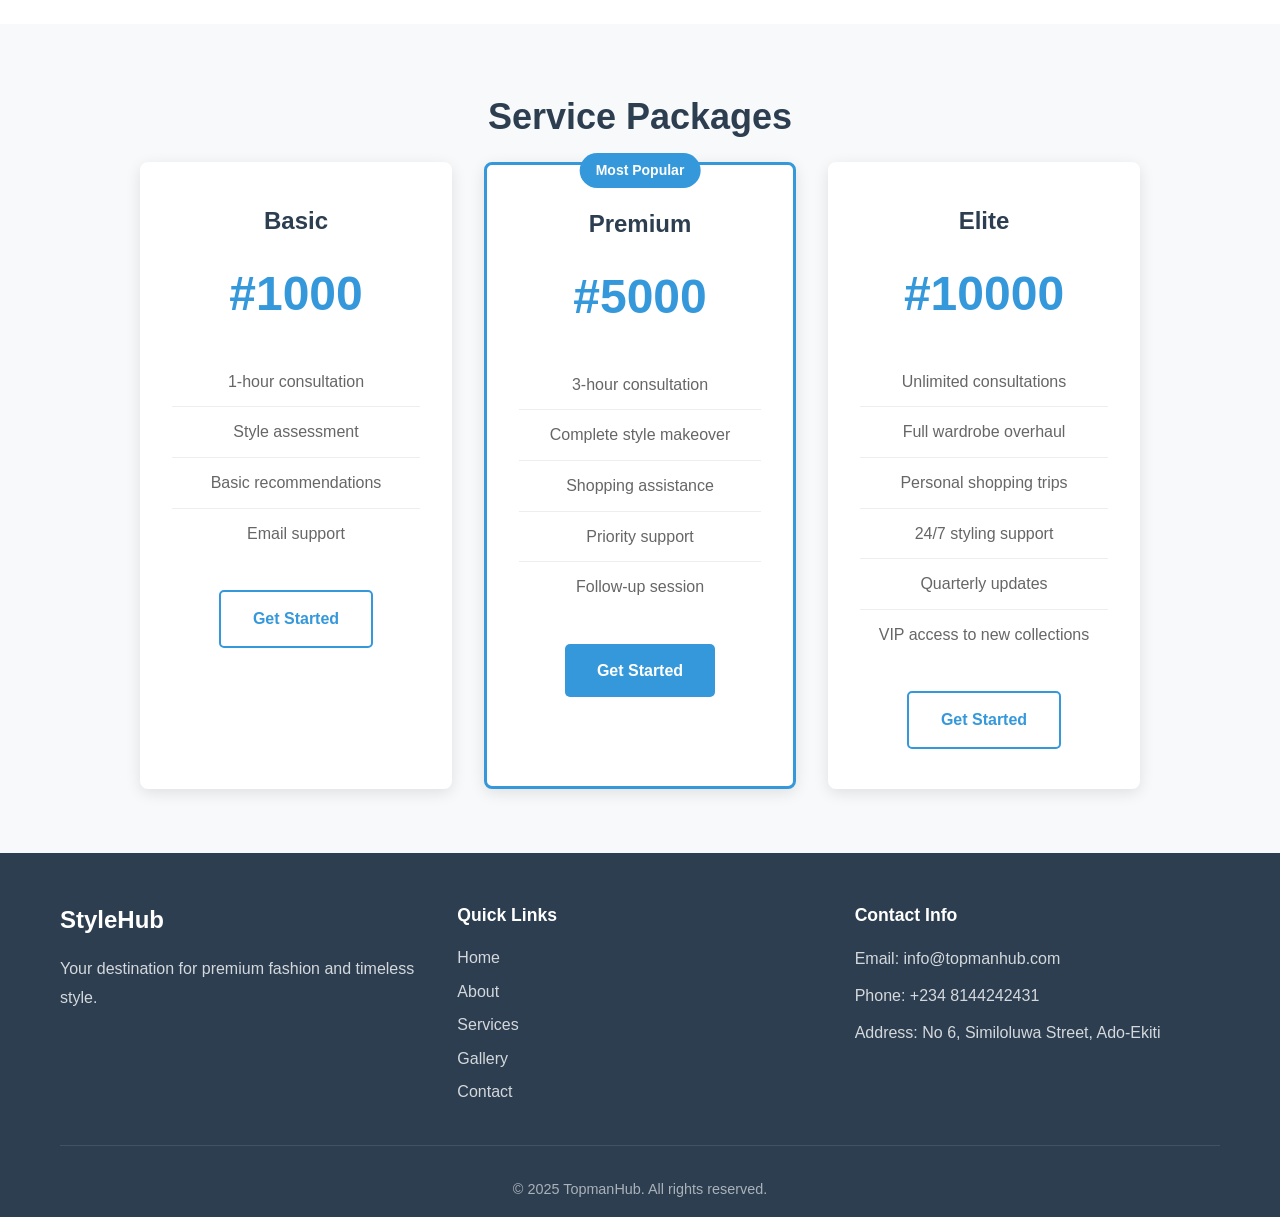
<file: services.html>
<!DOCTYPE html>
<html lang="en">
<head>
    <meta charset="UTF-8">
    <meta name="viewport" content="width=device-width, initial-scale=1.0">
    <meta name="description" content="Explore our premium fashion services and offerings">
    <title>TopmanHub - Services</title>
    <link rel="stylesheet" href="css/styles.css">
</head>
<body>
    <header class="header">
        <div class="container">
            <nav class="navbar">
                <div class="logo">
                    <a href="home.html">TopmanHub</a>
                </div>
                <button class="nav-toggle" id="navToggle" aria-label="Toggle navigation">
                    <span></span>
                    <span></span>
                    <span></span>
                </button>
                <ul class="nav-menu" id="navMenu">
                    <li><a href="home.html">Home</a></li>
                    <li><a href="about.html">About</a></li>
                    <li><a href="services.html" class="active">Services</a></li>
                    <li><a href="gallery.html">Gallery</a></li>
                    <li><a href="contact.html">Contact</a></li>
                </ul>
            </nav>
        </div>
    </header>

    <main>
        <section class="page-hero">
            <div class="container">
                <h1>Our Services</h1>
                <p>Comprehensive fashion solutions tailored to your needs</p>
            </div>
        </section>

        <section class="services-section">
            <div class="container">
                <div class="services-intro">
                    <h2>What We Offer</h2>
                    <p>At TopmanHub, we provide a complete range of fashion services designed to meet your every need. From personal styling to custom alterations, we're here to ensure you look and feel your best.</p>
                </div>

                <div class="services-list">
                    <article class="service-item">
                        <div class="service-content">
                            <h3>Personal Styling</h3>
                            <p>Work one-on-one with our expert stylists to create a wardrobe that reflects your personality and lifestyle. We'll help you discover your unique style and build a versatile collection.</p>
                            <ul class="service-features">
                                <li>Individual style assessment</li>
                                <li>Personalized wardrobe planning</li>
                                <li>Shopping assistance</li>
                                <li>Seasonal updates and recommendations</li>
                            </ul>
                            <button class="btn btn-secondary toggle-details" data-service="styling">Learn More</button>
                            <div class="service-details" id="styling-details">
                                <p>Our personal styling service includes a comprehensive consultation where we analyze your body type, color preferences, and lifestyle needs. We then create a customized style guide and shopping list to help you build a wardrobe you'll love.</p>
                            </div>
                        </div>
                    </article>

                    <article class="service-item">
                        <div class="service-content">
                            <h3>Custom Tailoring</h3>
                            <p>Perfect fit guaranteed with our professional tailoring services. Whether you need alterations or custom-made pieces, our skilled tailors ensure impeccable results.</p>
                            <ul class="service-features">
                                <li>Precise measurements and fitting</li>
                                <li>Alterations for all garment types</li>
                                <li>Custom-made clothing</li>
                                <li>Rush services available</li>
                            </ul>
                            <button class="btn btn-secondary toggle-details" data-service="tailoring">Learn More</button>
                            <div class="service-details" id="tailoring-details">
                                <p>From hemming pants to creating bespoke suits, our master tailors bring decades of experience to every project. We use premium materials and traditional techniques to deliver exceptional quality.</p>
                            </div>
                        </div>
                    </article>

                    <article class="service-item">
                        <div class="service-content">
                            <h3>Wardrobe Consultation</h3>
                            <p>Maximize your existing wardrobe with professional guidance. Learn how to mix and match pieces, organize efficiently, and identify gaps in your collection.</p>
                            <ul class="service-features">
                                <li>Closet organization and audit</li>
                                <li>Outfit combination ideas</li>
                                <li>Donation and update recommendations</li>
                                <li>Seasonal transition planning</li>
                            </ul>
                            <button class="btn btn-secondary toggle-details" data-service="consultation">Learn More</button>
                            <div class="service-details" id="consultation-details">
                                <p>During a wardrobe consultation, we'll visit your home or meet virtually to review your current collection. We'll help you rediscover forgotten pieces and create new outfit combinations you never thought possible.</p>
                            </div>
                        </div>
                    </article>

                    <article class="service-item">
                        <div class="service-content">
                            <h3>Special Occasion Styling</h3>
                            <p>Make memorable impressions at weddings, galas, and important events. We'll create the perfect look from head to toe, including accessories and styling tips.</p>
                            <ul class="service-features">
                                <li>Event-specific styling</li>
                                <li>Complete outfit coordination</li>
                                <li>Accessory selection</li>
                                <li>Pre-event fittings</li>
                            </ul>
                            <button class="btn btn-secondary toggle-details" data-service="occasion">Learn More</button>
                            <div class="service-details" id="occasion-details">
                                <p>Whether you're attending a black-tie gala or a casual garden party, we'll ensure you're dressed appropriately and confidently. Our service includes multiple consultation sessions and final fitting before your event.</p>
                            </div>
                        </div>
                    </article>

                    <article class="service-item">
                        <div class="service-content">
                            <h3>Online Shopping Service</h3>
                            <p>Can't visit us in person? No problem. Our virtual shopping service brings the boutique experience directly to you, wherever you are.</p>
                            <ul class="service-features">
                                <li>Virtual consultations</li>
                                <li>Curated selection delivery</li>
                                <li>Home try-on service</li>
                                <li>Easy returns and exchanges</li>
                            </ul>
                            <button class="btn btn-secondary toggle-details" data-service="online">Learn More</button>
                            <div class="service-details" id="online-details">
                                <p>Shop from the comfort of your home with our convenient online service. We'll send you carefully selected pieces based on your preferences, and you only pay for what you keep. Free shipping and returns included.</p>
                            </div>
                        </div>
                    </article>

                    <article class="service-item">
                        <div class="service-content">
                            <h3>Corporate Styling</h3>
                            <p>Elevate your professional image with our corporate styling services. Perfect for executives, teams, and businesses looking to enhance their brand presence.</p>
                            <ul class="service-features">
                                <li>Professional wardrobe building</li>
                                <li>Team uniform design</li>
                                <li>Brand alignment consultation</li>
                                <li>Bulk ordering and discounts</li>
                            </ul>
                            <button class="btn btn-secondary toggle-details" data-service="corporate">Learn More</button>
                            <div class="service-details" id="corporate-details">
                                <p>Help your team look polished and professional with our corporate styling service. We work with companies of all sizes to create cohesive, brand-appropriate wardrobes that boost confidence and credibility.</p>
                            </div>
                        </div>
                    </article>
                </div>
            </div>
        </section>

        <section class="pricing-section">
            <div class="container">
                <h2 class="section-title">Service Packages</h2>
                <div class="pricing-grid">
                    <div class="pricing-card">
                        <h3>Basic</h3>
                        <div class="price">#1000</div>
                        <ul>
                            <li>1-hour consultation</li>
                            <li>Style assessment</li>
                            <li>Basic recommendations</li>
                            <li>Email support</li>
                        </ul>
                        <a href="contact.html" class="btn btn-secondary">Get Started</a>
                    </div>

                    <div class="pricing-card featured">
                        <div class="badge">Most Popular</div>
                        <h3>Premium</h3>
                        <div class="price">#5000</div>
                        <ul>
                            <li>3-hour consultation</li>
                            <li>Complete style makeover</li>
                            <li>Shopping assistance</li>
                            <li>Priority support</li>
                            <li>Follow-up session</li>
                        </ul>
                        <a href="contact.html" class="btn btn-primary">Get Started</a>
                    </div>

                    <div class="pricing-card">
                        <h3>Elite</h3>
                        <div class="price">#10000</div>
                        <ul>
                            <li>Unlimited consultations</li>
                            <li>Full wardrobe overhaul</li>
                            <li>Personal shopping trips</li>
                            <li>24/7 styling support</li>
                            <li>Quarterly updates</li>
                            <li>VIP access to new collections</li>
                        </ul>
                        <a href="contact.html" class="btn btn-secondary">Get Started</a>
                    </div>
                </div>
            </div>
        </section>
    </main>

    <footer class="footer">
        <div class="container">
            <div class="footer-content">
                <div class="footer-section">
                    <h3>StyleHub</h3>
                    <p>Your destination for premium fashion and timeless style.</p>
                </div>
                <div class="footer-section">
                    <h4>Quick Links</h4>
                    <ul>
                        <li><a href="home.html">Home</a></li>
                        <li><a href="about.html">About</a></li>
                        <li><a href="services.html">Services</a></li>
                        <li><a href="gallery.html">Gallery</a></li>
                        <li><a href="contact.html">Contact</a></li>
                    </ul>
                </div>
                <div class="footer-section">
                    <h4>Contact Info</h4>
                    <p>Email: info@topmanhub.com</p>
                    <p>Phone: +234 8144242431</p>
                    <p>Address: No 6, Similoluwa Street, Ado-Ekiti</p>
                </div>
            </div>
            <div class="footer-bottom">
                <p>&copy; 2025 TopmanHub. All rights reserved.</p>
            </div>
        </div>
    </footer>

    <script src="js/main.js"></script>
</body>
</html>
</file>
<file: css/styles.css>
/* ==========================================
   CSS RESET & BASE STYLES
   ========================================== */

* {
    margin: 0;
    padding: 0;
    box-sizing: border-box;
}

html {
    font-size: 16px;
    scroll-behavior: smooth;
}

body {
    font-family: -apple-system, BlinkMacSystemFont, 'Segoe UI', Roboto, Oxygen, Ubuntu, Cantarell, sans-serif;
    line-height: 1.6;
    color: #333;
    background-color: #fff;
}

img {
    max-width: 100%;
    height: auto;
    display: block;
}

a {
    text-decoration: none;
    color: inherit;
}

ul {
    list-style: none;
}

button {
    font-family: inherit;
    cursor: pointer;
    border: none;
    background: none;
}

/* ==========================================
   CONTAINER & LAYOUT
   ========================================== */

.container {
    width: 100%;
    max-width: 1200px;
    margin: 0 auto;
    padding: 0 20px;
}

/* ==========================================
   HEADER & NAVIGATION
   ========================================== */

.header {
    background-color: #fff;
    box-shadow: 0 2px 10px rgba(0, 0, 0, 0.1);
    position: sticky;
    top: 0;
    z-index: 1000;
}

.navbar {
    display: flex;
    justify-content: space-between;
    align-items: center;
    padding: 1rem 0;
}

.logo a {
    font-size: 1.75rem;
    font-weight: 700;
    color: #2c3e50;
    letter-spacing: -0.5px;
}

.nav-toggle {
    display: none;
    flex-direction: column;
    width: 30px;
    height: 24px;
    justify-content: space-between;
}

.nav-toggle span {
    width: 100%;
    height: 3px;
    background-color: #2c3e50;
    border-radius: 2px;
    transition: all 0.3s ease;
}

.nav-toggle.active span:nth-child(1) {
    transform: rotate(45deg) translate(8px, 8px);
}

.nav-toggle.active span:nth-child(2) {
    opacity: 0;
}

.nav-toggle.active span:nth-child(3) {
    transform: rotate(-45deg) translate(7px, -7px);
}

.nav-menu {
    display: flex;
    gap: 2rem;
}

.nav-menu a {
    color: #555;
    font-weight: 500;
    transition: color 0.3s ease;
    position: relative;
}

.nav-menu a:hover,
.nav-menu a.active {
    color: #3498db;
}

.nav-menu a::after {
    content: '';
    position: absolute;
    bottom: -5px;
    left: 0;
    width: 0;
    height: 2px;
    background-color: #3498db;
    transition: width 0.3s ease;
}

.nav-menu a:hover::after,
.nav-menu a.active::after {
    width: 100%;
}

/* ==========================================
   HERO SECTION
   ========================================== */

.hero {
    background: /* linear-gradient(135deg, rgba(44, 62, 80, 0.9), rgba(52, 152, 219, 0.8)), */
                url('../images/hero-fashion.jpg') center/cover no-repeat;
    min-height: 600px;
    display: flex;
    align-items: center;
    justify-content: center;
    text-align: center;
    color: #fff;
    padding: 4rem 2rem;
}

.hero-content {
    max-width: 700px;
}

.hero-title {
    font-size: 3.5rem;
    font-weight: 700;
    margin-bottom: 1rem;
    line-height: 1.2;
}

.hero-subtitle {
    font-size: 1.25rem;
    margin-bottom: 2rem;
    opacity: 0.95;
    line-height: 1.5;
}

/* ==========================================
   PAGE HERO (Subpages)
   ========================================== */

.page-hero {
    background: linear-gradient(135deg, #2c3e50, #3498db);
    color: #fff;
    text-align: center;
    padding: 4rem 2rem;
}

.page-hero h1 {
    font-size: 2.75rem;
    margin-bottom: 0.5rem;
}

.page-hero p {
    font-size: 1.15rem;
    opacity: 0.9;
}

/* ==========================================
   BUTTONS
   ========================================== */

.btn {
    display: inline-block;
    padding: 0.875rem 2rem;
    border-radius: 5px;
    font-weight: 600;
    transition: all 0.3s ease;
    text-align: center;
}

.btn-primary {
    background-color: #3498db;
    color: #fff;
}

.btn-primary:hover {
    background-color: #2980b9;
    transform: translateY(-2px);
    box-shadow: 0 4px 12px rgba(52, 152, 219, 0.3);
}

.btn-secondary {
    background-color: transparent;
    border: 2px solid #3498db;
    color: #3498db;
}

.btn-secondary:hover {
    background-color: #3498db;
    color: #fff;
    transform: translateY(-2px);
}

/* ==========================================
   SECTIONS
   ========================================== */

.section-title {
    text-align: center;
    font-size: 2.25rem;
    color: #2c3e50;
    margin-bottom: 1rem;
}

.section-subtitle {
    text-align: center;
    color: #777;
    margin-bottom: 3rem;
    font-size: 1.1rem;
}

section {
    padding: 4rem 0;
}

/* ==========================================
   FEATURED PRODUCTS
   ========================================== */

.featured-products {
    background-color: #f8f9fa;
}

.products-grid {
    display: grid;
    grid-template-columns: repeat(auto-fit, minmax(300px, 1fr));
    gap: 2rem;
}

.product-card {
    background-color: #fff;
    border-radius: 8px;
    overflow: hidden;
    box-shadow: 0 4px 15px rgba(0, 0, 0, 0.1);
    transition: transform 0.3s ease, box-shadow 0.3s ease;
}

.product-card:hover {
    transform: translateY(-8px);
    box-shadow: 0 8px 25px rgba(0, 0, 0, 0.15);
}

.product-image {
    height: 250px;
    overflow: hidden;
}

.product-image img {
    width: 100%;
    height: 100%;
    object-fit: cover;
    transition: transform 0.3s ease;
}

.product-card:hover .product-image img {
    transform: scale(1.1);
}

.product-info {
    padding: 1.5rem;
}

.product-info h3 {
    font-size: 1.5rem;
    color: #2c3e50;
    margin-bottom: 0.5rem;
}

.product-info p {
    color: #666;
    margin-bottom: 1rem;
}

/* ==========================================
   CTA SECTION
   ========================================== */

.cta-section {
    background: linear-gradient(135deg, #2c3e50, #3498db);
    color: #fff;
    text-align: center;
}

.cta-content h2 {
    font-size: 2.25rem;
    margin-bottom: 1rem;
}

.cta-content p {
    font-size: 1.15rem;
    margin-bottom: 2rem;
    opacity: 0.9;
}

/* ==========================================
   ABOUT PAGE
   ========================================== */

.about-content {
    padding: 4rem 0;
}

.about-grid {
    display: grid;
    grid-template-columns: 1fr 1fr;
    gap: 3rem;
    align-items: center;
}

.about-text h2 {
    font-size: 2rem;
    color: #2c3e50;
    margin-bottom: 1.5rem;
}

.about-text p {
    color: #555;
    margin-bottom: 1.5rem;
    line-height: 1.8;
}

.about-image img {
    border-radius: 8px;
    box-shadow: 0 4px 20px rgba(0, 0, 0, 0.1);
}

.values-section {
    background-color: #f8f9fa;
}

.values-grid {
    display: grid;
    grid-template-columns: repeat(auto-fit, minmax(250px, 1fr));
    gap: 2rem;
}

.value-card {
    background-color: #fff;
    padding: 2rem;
    border-radius: 8px;
    text-align: center;
    box-shadow: 0 2px 10px rgba(0, 0, 0, 0.08);
    transition: transform 0.3s ease;
}

.value-card:hover {
    transform: translateY(-5px);
}

.value-icon {
    width: 60px;
    height: 60px;
    background-color: #3498db;
    color: #fff;
    border-radius: 50%;
    display: flex;
    align-items: center;
    justify-content: center;
    font-size: 1.75rem;
    font-weight: 700;
    margin: 0 auto 1rem;
}

.value-card h3 {
    font-size: 1.25rem;
    color: #2c3e50;
    margin-bottom: 0.75rem;
}

.value-card p {
    color: #666;
    line-height: 1.6;
}

.stats-section {
    background: linear-gradient(135deg, #2c3e50, #3498db);
    color: #fff;
}

.stats-grid {
    display: grid;
    grid-template-columns: repeat(auto-fit, minmax(200px, 1fr));
    gap: 2rem;
    text-align: center;
}

.stat-item {
    padding: 1rem;
}

.stat-number {
    font-size: 3rem;
    font-weight: 700;
    margin-bottom: 0.5rem;
}

.stat-item p {
    font-size: 1.1rem;
    opacity: 0.9;
}

/* ==========================================
   SERVICES PAGE
   ========================================== */

.services-intro {
    text-align: center;
    max-width: 800px;
    margin: 0 auto 3rem;
}

.services-intro h2 {
    font-size: 2rem;
    color: #2c3e50;
    margin-bottom: 1rem;
}

.services-intro p {
    color: #666;
    font-size: 1.1rem;
    line-height: 1.8;
}

.services-list {
    display: flex;
    flex-direction: column;
    gap: 2rem;
}

.service-item {
    background-color: #f8f9fa;
    border-radius: 8px;
    padding: 2rem;
    box-shadow: 0 2px 10px rgba(0, 0, 0, 0.08);
}

.service-content h3 {
    font-size: 1.75rem;
    color: #2c3e50;
    margin-bottom: 1rem;
}

.service-content > p {
    color: #555;
    margin-bottom: 1.5rem;
    line-height: 1.7;
}

.service-features {
    list-style: disc;
    margin-left: 1.5rem;
    margin-bottom: 1.5rem;
}

.service-features li {
    color: #666;
    margin-bottom: 0.5rem;
}

.toggle-details {
    margin-bottom: 1rem;
}

.service-details {
    display: none;
    background-color: #fff;
    padding: 1.5rem;
    border-radius: 5px;
    margin-top: 1rem;
    border-left: 4px solid #3498db;
}

.service-details.active {
    display: block;
    animation: slideDown 0.3s ease;
}

@keyframes slideDown {
    from {
        opacity: 0;
        transform: translateY(-10px);
    }
    to {
        opacity: 1;
        transform: translateY(0);
    }
}

.service-details p {
    color: #555;
    line-height: 1.7;
}

.pricing-section {
    background-color: #f8f9fa;
}

.pricing-grid {
    display: grid;
    grid-template-columns: repeat(auto-fit, minmax(280px, 1fr));
    gap: 2rem;
    max-width: 1000px;
    margin: 0 auto;
}

.pricing-card {
    background-color: #fff;
    border-radius: 8px;
    padding: 2.5rem 2rem;
    text-align: center;
    box-shadow: 0 4px 15px rgba(0, 0, 0, 0.1);
    position: relative;
    transition: transform 0.3s ease;
}

.pricing-card:hover {
    transform: translateY(-5px);
}

.pricing-card.featured {
    border: 3px solid #3498db;
    transform: scale(1.05);
}

.pricing-card .badge {
    position: absolute;
    top: -12px;
    left: 50%;
    transform: translateX(-50%);
    background-color: #3498db;
    color: #fff;
    padding: 0.4rem 1rem;
    border-radius: 20px;
    font-size: 0.875rem;
    font-weight: 600;
}

.pricing-card h3 {
    font-size: 1.5rem;
    color: #2c3e50;
    margin-bottom: 1rem;
}

.price {
    font-size: 3rem;
    font-weight: 700;
    color: #3498db;
    margin-bottom: 1.5rem;
}

.pricing-card ul {
    list-style: none;
    margin-bottom: 2rem;
}

.pricing-card ul li {
    padding: 0.75rem 0;
    border-bottom: 1px solid #eee;
    color: #666;
}

.pricing-card ul li:last-child {
    border-bottom: none;
}

/* ==========================================
   GALLERY PAGE
   ========================================== */

.slider-section {
    background-color: #f8f9fa;
}

.slider-container {
    position: relative;
    max-width: 900px;
    margin: 0 auto;
}

.slider-wrapper {
    overflow: hidden;
    border-radius: 8px;
    box-shadow: 0 4px 20px rgba(0, 0, 0, 0.15);
}

.slider-track {
    display: flex;
    transition: transform 0.5s ease-in-out;
}

.slider-slide {
    min-width: 100%;
    position: relative;
    display: none;
}

.slider-slide.active {
    display: block;
}

.slider-slide img {
    width: 100%;
    height: 500px;
    object-fit: cover;
}

.slide-caption {
    position: absolute;
    bottom: 0;
    left: 0;
    right: 0;
    background: linear-gradient(to top, rgba(0, 0, 0, 0.8), transparent);
    color: #fff;
    padding: 2rem;
}

.slide-caption h3 {
    font-size: 1.75rem;
    margin-bottom: 0.5rem;
}

.slide-caption p {
    font-size: 1rem;
    opacity: 0.9;
}

.slider-btn {
    position: absolute;
    top: 50%;
    transform: translateY(-50%);
    background-color: rgba(255, 255, 255, 0.9);
    color: #2c3e50;
    width: 50px;
    height: 50px;
    border-radius: 50%;
    font-size: 2rem;
    display: flex;
    align-items: center;
    justify-content: center;
    cursor: pointer;
    transition: all 0.3s ease;
    z-index: 10;
}

.slider-btn:hover {
    background-color: #fff;
    box-shadow: 0 4px 12px rgba(0, 0, 0, 0.2);
}

.slider-btn-prev {
    left: 20px;
}

.slider-btn-next {
    right: 20px;
}

.slider-indicators {
    display: flex;
    justify-content: center;
    gap: 0.75rem;
    margin-top: 1.5rem;
}

.indicator {
    width: 12px;
    height: 12px;
    border-radius: 50%;
    background-color: #ddd;
    cursor: pointer;
    transition: all 0.3s ease;
}

.indicator.active {
    background-color: #3498db;
    transform: scale(1.2);
}

.gallery-grid-section {
    padding: 4rem 0;
}

.filter-buttons {
    display: flex;
    justify-content: center;
    gap: 1rem;
    margin-bottom: 3rem;
    flex-wrap: wrap;
}

.filter-btn {
    padding: 0.75rem 1.5rem;
    border-radius: 25px;
    background-color: #f8f9fa;
    color: #555;
    font-weight: 600;
    transition: all 0.3s ease;
}

.filter-btn:hover,
.filter-btn.active {
    background-color: #3498db;
    color: #fff;
}

.gallery-grid {
    display: grid;
    grid-template-columns: repeat(auto-fill, minmax(300px, 1fr));
    gap: 1.5rem;
}

.gallery-item {
    position: relative;
    border-radius: 8px;
    overflow: hidden;
    cursor: pointer;
    box-shadow: 0 2px 10px rgba(0, 0, 0, 0.1);
    transition: all 0.3s ease;
}

.gallery-item.hidden {
    display: none;
}

.gallery-item:hover {
    transform: translateY(-5px);
    box-shadow: 0 8px 20px rgba(0, 0, 0, 0.15);
}

.gallery-item img {
    width: 100%;
    height: 300px;
    object-fit: cover;
    transition: transform 0.3s ease;
}

.gallery-item:hover img {
    transform: scale(1.1);
}

.gallery-overlay {
    position: absolute;
    bottom: 0;
    left: 0;
    right: 0;
    background: linear-gradient(to top, rgba(0, 0, 0, 0.8), transparent);
    color: #fff;
    padding: 1.5rem;
    transform: translateY(100%);
    transition: transform 0.3s ease;
}

.gallery-item:hover .gallery-overlay {
    transform: translateY(0);
}

.gallery-overlay h3 {
    font-size: 1.25rem;
    margin-bottom: 0.25rem;
}

.gallery-overlay p {
    font-size: 0.9rem;
    opacity: 0.9;
}

/* ==========================================
   CONTACT PAGE
   ========================================== */

.contact-section {
    padding: 4rem 0;
}

.contact-grid {
    display: grid;
    grid-template-columns: 1fr 1fr;
    gap: 4rem;
}

.contact-info h2 {
    font-size: 2rem;
    color: #2c3e50;
    margin-bottom: 1rem;
}

.contact-info > p {
    color: #666;
    margin-bottom: 2rem;
    line-height: 1.7;
}

.contact-details {
    display: flex;
    flex-direction: column;
    gap: 1.5rem;
    margin-bottom: 2rem;
}

.contact-item {
    display: flex;
    gap: 1rem;
}

.contact-icon {
    font-size: 1.5rem;
    width: 50px;
    height: 50px;
    display: flex;
    align-items: center;
    justify-content: center;
    background-color: #f8f9fa;
    border-radius: 8px;
    flex-shrink: 0;
}

.contact-item h3 {
    font-size: 1.1rem;
    color: #2c3e50;
    margin-bottom: 0.25rem;
}

.contact-item p {
    color: #666;
    line-height: 1.6;
}

.social-links h3 {
    font-size: 1.1rem;
    color: #2c3e50;
    margin-bottom: 1rem;
}

.social-icons {
    display: flex;
    gap: 1rem;
}

.social-icons a {
    width: 45px;
    height: 45px;
    display: flex;
    align-items: center;
    justify-content: center;
    background-color: #3498db;
    color: #fff;
    border-radius: 8px;
    font-weight: 600;
    font-size: 0.875rem;
    transition: all 0.3s ease;
}

.social-icons a:hover {
    background-color: #2980b9;
    transform: translateY(-3px);
}

.contact-form-wrapper {
    background-color: #f8f9fa;
    padding: 2.5rem;
    border-radius: 8px;
}

.contact-form {
    display: flex;
    flex-direction: column;
    gap: 1.5rem;
}

.form-group {
    display: flex;
    flex-direction: column;
}

.form-group label {
    font-weight: 600;
    color: #2c3e50;
    margin-bottom: 0.5rem;
}

.form-group input,
.form-group select,
.form-group textarea {
    padding: 0.875rem;
    border: 2px solid #ddd;
    border-radius: 5px;
    font-size: 1rem;
    transition: border-color 0.3s ease;
    font-family: inherit;
}

.form-group input:focus,
.form-group select:focus,
.form-group textarea:focus {
    outline: none;
    border-color: #3498db;
}

.form-group input.error,
.form-group select.error,
.form-group textarea.error {
    border-color: #e74c3c;
}

.error-message {
    color: #e74c3c;
    font-size: 0.875rem;
    margin-top: 0.25rem;
    display: none;
}

.error-message.show {
    display: block;
}

.checkbox-group label {
    display: flex;
    align-items: flex-start;
    gap: 0.5rem;
    font-weight: 400;
    cursor: pointer;
}

.checkbox-group input[type="checkbox"] {
    margin-top: 0.25rem;
    width: 18px;
    height: 18px;
    cursor: pointer;
}

.form-success {
    display: none;
    background-color: #27ae60;
    color: #fff;
    padding: 1rem;
    border-radius: 5px;
    text-align: center;
}

.form-success.show {
    display: block;
    animation: slideDown 0.3s ease;
}

.map-section {
    background-color: #f8f9fa;
}

.map-placeholder {
    background-color: #e9ecef;
    padding: 4rem 2rem;
    border-radius: 8px;
    text-align: center;
    color: #555;
}

.map-placeholder p {
    font-size: 1.1rem;
    margin-bottom: 0.5rem;
}

.faq-section {
    padding: 4rem 0;
}

.faq-list {
    max-width: 800px;
    margin: 0 auto;
}

.faq-item {
    border-bottom: 1px solid #eee;
    margin-bottom: 1rem;
}

.faq-question {
    width: 100%;
    display: flex;
    justify-content: space-between;
    align-items: center;
    padding: 1.5rem 0;
    font-size: 1.15rem;
    font-weight: 600;
    color: #2c3e50;
    text-align: left;
    cursor: pointer;
    transition: color 0.3s ease;
}

.faq-question:hover {
    color: #3498db;
}

.faq-icon {
    font-size: 1.75rem;
    font-weight: 400;
    transition: transform 0.3s ease;
}

.faq-item.active .faq-icon {
    transform: rotate(45deg);
}

.faq-answer {
    max-height: 0;
    overflow: hidden;
    transition: max-height 0.3s ease;
}

.faq-item.active .faq-answer {
    max-height: 200px;
    padding-bottom: 1.5rem;
}

.faq-answer p {
    color: #666;
    line-height: 1.7;
}

/* ==========================================
   FOOTER
   ========================================== */

.footer {
    background-color: #2c3e50;
    color: #fff;
    padding: 3rem 0 1rem;
}

.footer-content {
    display: grid;
    grid-template-columns: repeat(auto-fit, minmax(250px, 1fr));
    gap: 2rem;
    margin-bottom: 2rem;
}

.footer-section h3 {
    font-size: 1.5rem;
    margin-bottom: 1rem;
}

.footer-section h4 {
    font-size: 1.1rem;
    margin-bottom: 1rem;
}

.footer-section p {
    color: rgba(255, 255, 255, 0.8);
    line-height: 1.8;
    margin-bottom: 0.5rem;
}

.footer-section ul li {
    margin-bottom: 0.5rem;
}

.footer-section a {
    color: rgba(255, 255, 255, 0.8);
    transition: color 0.3s ease;
}

.footer-section a:hover {
    color: #3498db;
}

.footer-bottom {
    text-align: center;
    padding-top: 2rem;
    border-top: 1px solid rgba(255, 255, 255, 0.1);
}

.footer-bottom p {
    color: rgba(255, 255, 255, 0.6);
    font-size: 0.9rem;
}

/* ==========================================
   RESPONSIVE DESIGN - MOBILE FIRST
   ========================================== */

@media (max-width: 768px) {
    .nav-toggle {
        display: flex;
    }

    .nav-menu {
        position: absolute;
        top: 100%;
        left: 0;
        right: 0;
        background-color: #fff;
        flex-direction: column;
        padding: 1rem 0;
        box-shadow: 0 4px 10px rgba(0, 0, 0, 0.1);
        max-height: 0;
        overflow: hidden;
        transition: max-height 0.3s ease;
    }

    .nav-menu.active {
        max-height: 400px;
    }

    .nav-menu li {
        padding: 0.75rem 2rem;
    }

    .nav-menu a::after {
        display: none;
    }

    .hero-title {
        font-size: 2.25rem;
    }

    .hero-subtitle {
        font-size: 1rem;
    }

    .hero {
        min-height: 450px;
    }

    .page-hero h1 {
        font-size: 2rem;
    }

    .section-title {
        font-size: 1.75rem;
    }

    .products-grid {
        grid-template-columns: 1fr;
    }

    .about-grid {
        grid-template-columns: 1fr;
    }

    .values-grid {
        grid-template-columns: 1fr;
    }

    .stats-grid {
        grid-template-columns: repeat(2, 1fr);
    }

    .pricing-grid {
        grid-template-columns: 1fr;
    }

    .pricing-card.featured {
        transform: scale(1);
    }

    .slider-slide img {
        height: 300px;
    }

    .slider-btn {
        width: 40px;
        height: 40px;
        font-size: 1.5rem;
    }

    .slider-btn-prev {
        left: 10px;
    }

    .slider-btn-next {
        right: 10px;
    }

    .gallery-grid {
        grid-template-columns: 1fr;
    }

    .contact-grid {
        grid-template-columns: 1fr;
        gap: 2rem;
    }

    .contact-form-wrapper {
        padding: 1.5rem;
    }

    .footer-content {
        grid-template-columns: 1fr;
    }
}

@media (min-width: 769px) and (max-width: 1024px) {
    .hero-title {
        font-size: 3rem;
    }

    .products-grid {
        grid-template-columns: repeat(2, 1fr);
    }

    .values-grid {
        grid-template-columns: repeat(2, 1fr);
    }

    .gallery-grid {
        grid-template-columns: repeat(2, 1fr);
    }
}
</file>
